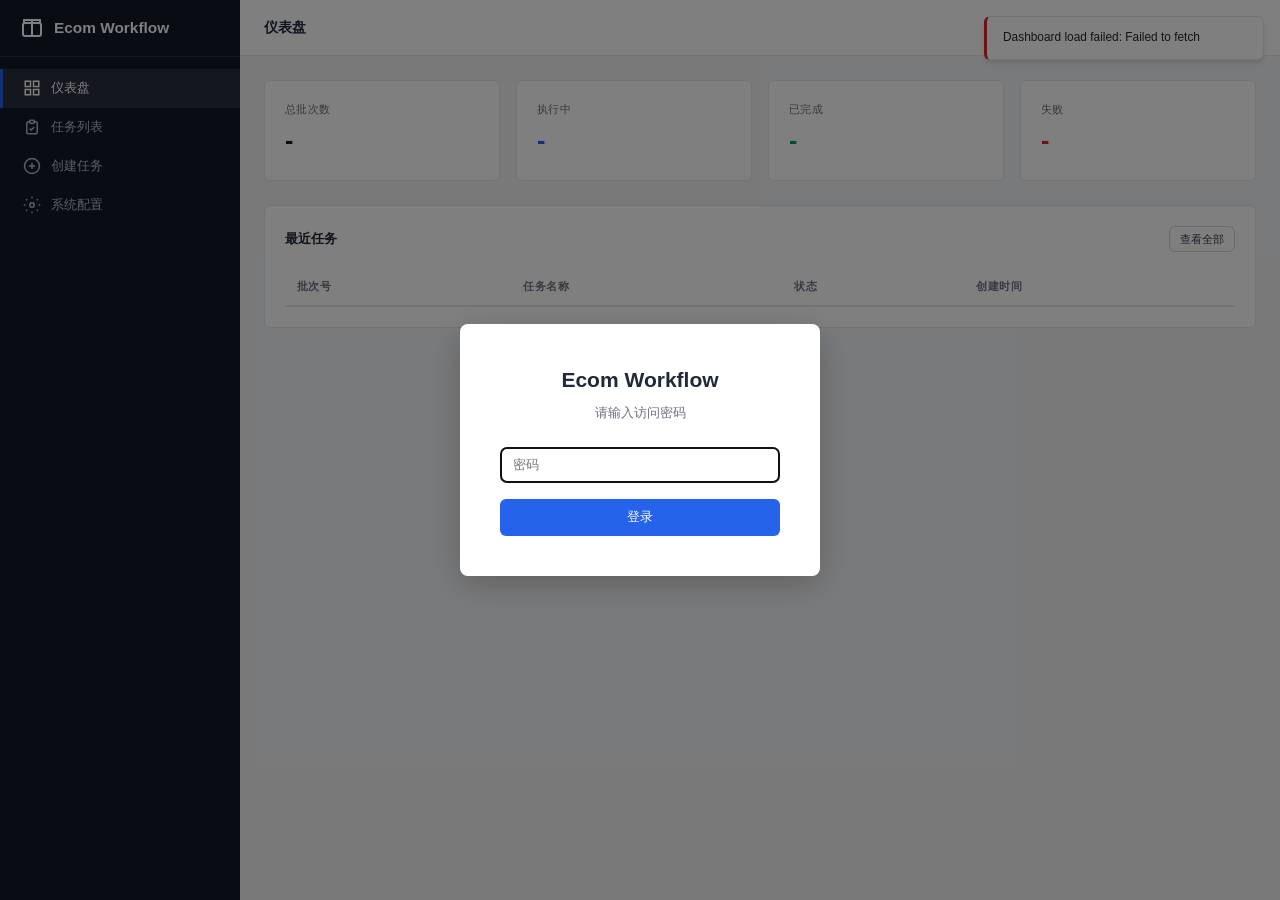
<file: index.html>
<!DOCTYPE html>
<html lang="zh-CN">
<head>
  <meta charset="UTF-8">
  <meta name="viewport" content="width=device-width, initial-scale=1.0">
  <title>Ecom Workflow - 仪表盘</title>
  <link rel="stylesheet" href="assets/css/style.css">
</head>
<body>
  <div class="app-layout">
    <!-- Sidebar -->
    <aside class="sidebar">
      <div class="sidebar-brand">
        <svg viewBox="0 0 24 24" fill="none" stroke="currentColor" stroke-width="2">
          <path d="M4 7V4h16v3"/>
          <path d="M9 20h6"/>
          <path d="M12 4v16"/>
          <rect x="3" y="7" width="18" height="13" rx="2"/>
        </svg>
        <span>Ecom Workflow</span>
      </div>
      <nav class="sidebar-nav">
        <a href="index.html" class="active">
          <svg viewBox="0 0 24 24" fill="none" stroke="currentColor" stroke-width="2">
            <rect x="3" y="3" width="7" height="7"/>
            <rect x="14" y="3" width="7" height="7"/>
            <rect x="14" y="14" width="7" height="7"/>
            <rect x="3" y="14" width="7" height="7"/>
          </svg>
          <span>仪表盘</span>
        </a>
        <a href="jobs.html">
          <svg viewBox="0 0 24 24" fill="none" stroke="currentColor" stroke-width="2">
            <path d="M9 5H7a2 2 0 00-2 2v12a2 2 0 002 2h10a2 2 0 002-2V7a2 2 0 00-2-2h-2"/>
            <rect x="9" y="3" width="6" height="4" rx="1"/>
            <path d="M9 14l2 2 4-4"/>
          </svg>
          <span>任务列表</span>
        </a>
        <a href="create.html">
          <svg viewBox="0 0 24 24" fill="none" stroke="currentColor" stroke-width="2">
            <circle cx="12" cy="12" r="10"/>
            <path d="M12 8v8M8 12h8"/>
          </svg>
          <span>创建任务</span>
        </a>
        <a href="config.html">
          <svg viewBox="0 0 24 24" fill="none" stroke="currentColor" stroke-width="2">
            <circle cx="12" cy="12" r="3"/>
            <path d="M12 1v2M12 21v2M4.22 4.22l1.42 1.42M18.36 18.36l1.42 1.42M1 12h2M21 12h2M4.22 19.78l1.42-1.42M18.36 5.64l1.42-1.42"/>
          </svg>
          <span>系统配置</span>
        </a>
      </nav>
    </aside>

    <!-- Main -->
    <div class="main-area">
      <header class="topbar">
        <h1 class="topbar-title">仪表盘</h1>
      </header>
      <main class="page-content">

        <!-- Stats -->
        <div class="stats-grid">
          <div class="stat-card">
            <span class="stat-label">总批次数</span>
            <span class="stat-value" id="stat-total">-</span>
          </div>
          <div class="stat-card">
            <span class="stat-label">执行中</span>
            <span class="stat-value" id="stat-running" style="color:var(--blue-600);">-</span>
          </div>
          <div class="stat-card">
            <span class="stat-label">已完成</span>
            <span class="stat-value" id="stat-completed" style="color:var(--green-600);">-</span>
          </div>
          <div class="stat-card">
            <span class="stat-label">失败</span>
            <span class="stat-value" id="stat-failed" style="color:var(--red-600);">-</span>
          </div>
        </div>

        <!-- Recent Tasks -->
        <div class="card">
          <div class="card-header">
            <span class="card-title">最近任务</span>
            <a href="jobs.html" class="btn btn-secondary btn-sm">查看全部</a>
          </div>
          <table class="data-table">
            <thead>
              <tr>
                <th>批次号</th>
                <th>任务名称</th>
                <th>状态</th>
                <th>创建时间</th>
              </tr>
            </thead>
            <tbody id="recent-tasks"></tbody>
          </table>
        </div>

      </main>
    </div>
  </div>

  <div id="toast-container" class="toast-container"></div>

  <script src="assets/js/api.js"></script>
  <script src="assets/js/dashboard.js"></script>
</body>
</html>
</file>
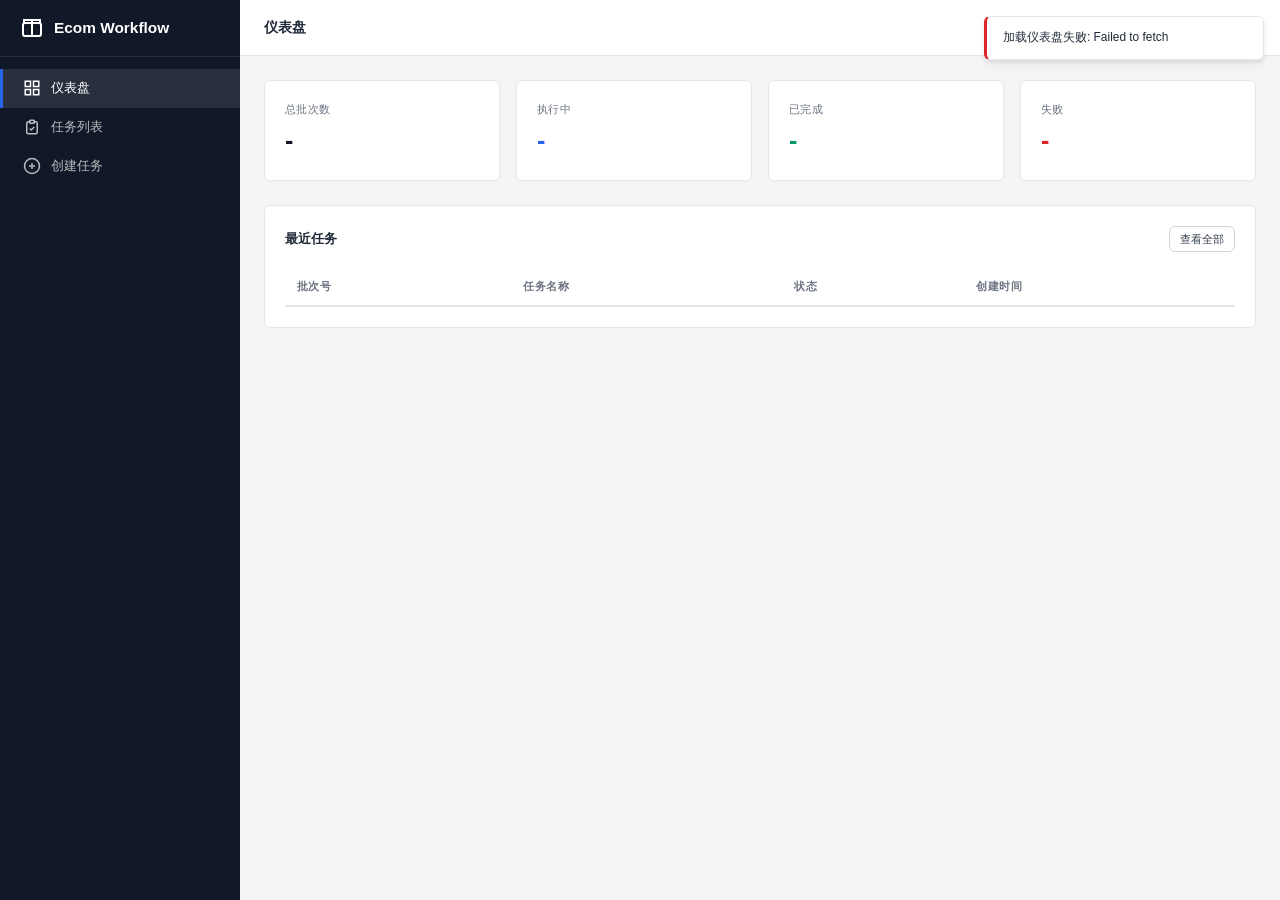
<file: frontend/index.html>
<!DOCTYPE html>
<html lang="zh-CN">
<head>
  <meta charset="UTF-8">
  <meta name="viewport" content="width=device-width, initial-scale=1.0">
  <title>Ecom Workflow - 仪表盘</title>
  <link rel="stylesheet" href="assets/css/style.css">
</head>
<body>
  <div class="app-layout">
    <!-- Sidebar -->
    <aside class="sidebar">
      <div class="sidebar-brand">
        <svg viewBox="0 0 24 24" fill="none" stroke="currentColor" stroke-width="2">
          <path d="M4 7V4h16v3"/>
          <path d="M9 20h6"/>
          <path d="M12 4v16"/>
          <rect x="3" y="7" width="18" height="13" rx="2"/>
        </svg>
        <span>Ecom Workflow</span>
      </div>
      <nav class="sidebar-nav">
        <a href="index.html" class="active">
          <svg viewBox="0 0 24 24" fill="none" stroke="currentColor" stroke-width="2">
            <rect x="3" y="3" width="7" height="7"/>
            <rect x="14" y="3" width="7" height="7"/>
            <rect x="14" y="14" width="7" height="7"/>
            <rect x="3" y="14" width="7" height="7"/>
          </svg>
          <span>仪表盘</span>
        </a>
        <a href="jobs.html">
          <svg viewBox="0 0 24 24" fill="none" stroke="currentColor" stroke-width="2">
            <path d="M9 5H7a2 2 0 00-2 2v12a2 2 0 002 2h10a2 2 0 002-2V7a2 2 0 00-2-2h-2"/>
            <rect x="9" y="3" width="6" height="4" rx="1"/>
            <path d="M9 14l2 2 4-4"/>
          </svg>
          <span>任务列表</span>
        </a>
        <a href="create.html">
          <svg viewBox="0 0 24 24" fill="none" stroke="currentColor" stroke-width="2">
            <circle cx="12" cy="12" r="10"/>
            <path d="M12 8v8M8 12h8"/>
          </svg>
          <span>创建任务</span>
        </a>
      </nav>
    </aside>

    <!-- Main -->
    <div class="main-area">
      <header class="topbar">
        <h1 class="topbar-title">仪表盘</h1>
      </header>
      <main class="page-content">

        <!-- Stats -->
        <div class="stats-grid">
          <div class="stat-card">
            <span class="stat-label">总批次数</span>
            <span class="stat-value" id="stat-total">-</span>
          </div>
          <div class="stat-card">
            <span class="stat-label">执行中</span>
            <span class="stat-value" id="stat-running" style="color:var(--blue-600);">-</span>
          </div>
          <div class="stat-card">
            <span class="stat-label">已完成</span>
            <span class="stat-value" id="stat-completed" style="color:var(--green-600);">-</span>
          </div>
          <div class="stat-card">
            <span class="stat-label">失败</span>
            <span class="stat-value" id="stat-failed" style="color:var(--red-600);">-</span>
          </div>
        </div>

        <!-- Recent Tasks -->
        <div class="card">
          <div class="card-header">
            <span class="card-title">最近任务</span>
            <a href="jobs.html" class="btn btn-secondary btn-sm">查看全部</a>
          </div>
          <table class="data-table">
            <thead>
              <tr>
                <th>批次号</th>
                <th>任务名称</th>
                <th>状态</th>
                <th>创建时间</th>
              </tr>
            </thead>
            <tbody id="recent-tasks"></tbody>
          </table>
        </div>

      </main>
    </div>
  </div>

  <div id="toast-container" class="toast-container"></div>

  <script src="assets/js/api.js"></script>
  <script src="assets/js/dashboard.js"></script>
</body>
</html>
</file>
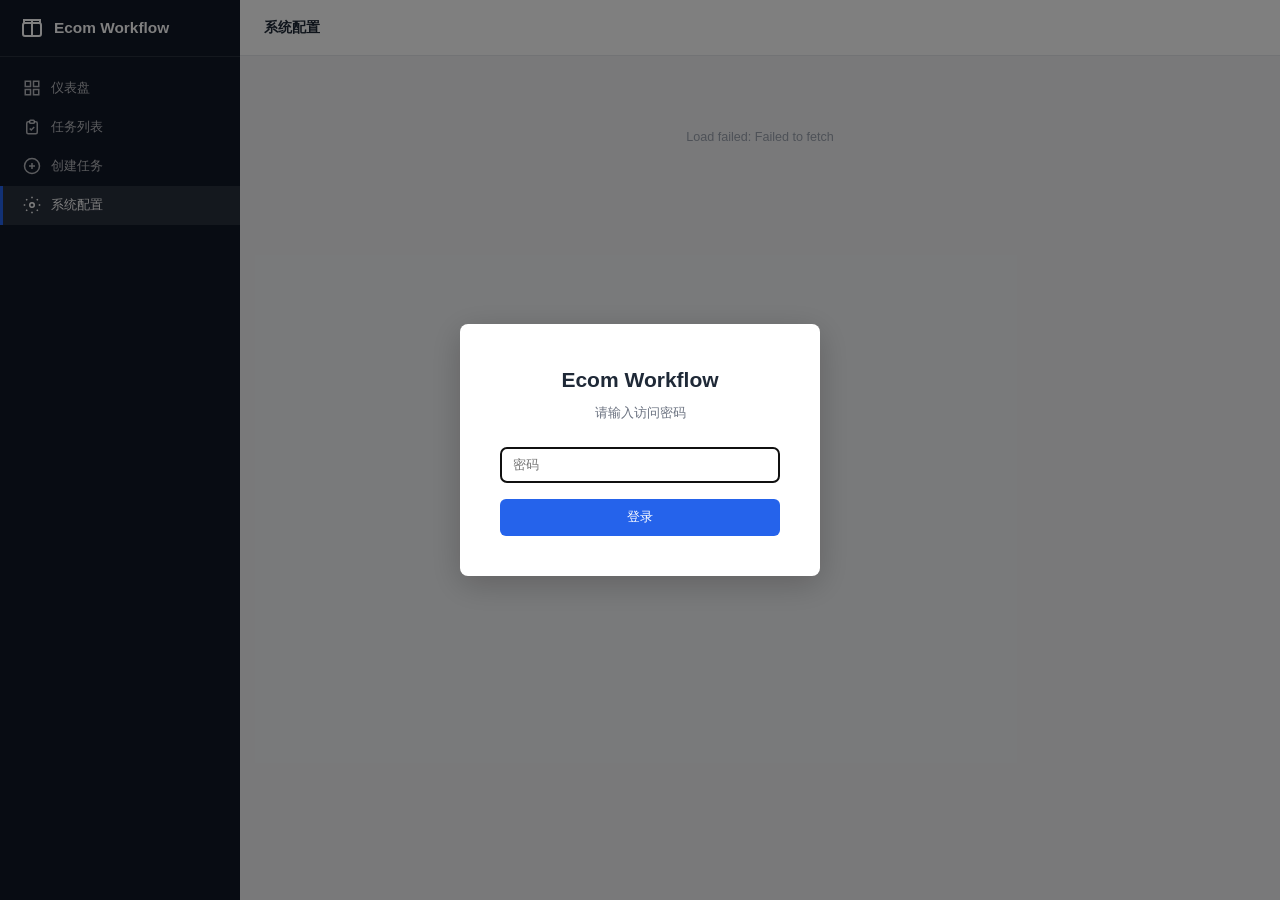
<file: config.html>
<!DOCTYPE html>
<html lang="zh-CN">
<head>
  <meta charset="UTF-8">
  <meta name="viewport" content="width=device-width, initial-scale=1.0">
  <title>Ecom Workflow - 系统配置</title>
  <link rel="stylesheet" href="assets/css/style.css">
</head>
<body>
  <div class="app-layout">
    <aside class="sidebar">
      <div class="sidebar-brand"><svg viewBox="0 0 24 24" fill="none" stroke="currentColor" stroke-width="2"><path d="M4 7V4h16v3"/><path d="M9 20h6"/><path d="M12 4v16"/><rect x="3" y="7" width="18" height="13" rx="2"/></svg><span>Ecom Workflow</span></div>
      <nav class="sidebar-nav">
        <a href="index.html"><svg viewBox="0 0 24 24" fill="none" stroke="currentColor" stroke-width="2"><rect x="3" y="3" width="7" height="7"/><rect x="14" y="3" width="7" height="7"/><rect x="14" y="14" width="7" height="7"/><rect x="3" y="14" width="7" height="7"/></svg><span>仪表盘</span></a>
        <a href="jobs.html"><svg viewBox="0 0 24 24" fill="none" stroke="currentColor" stroke-width="2"><path d="M9 5H7a2 2 0 00-2 2v12a2 2 0 002 2h10a2 2 0 002-2V7a2 2 0 00-2-2h-2"/><rect x="9" y="3" width="6" height="4" rx="1"/><path d="M9 14l2 2 4-4"/></svg><span>任务列表</span></a>
        <a href="create.html"><svg viewBox="0 0 24 24" fill="none" stroke="currentColor" stroke-width="2"><circle cx="12" cy="12" r="10"/><path d="M12 8v8M8 12h8"/></svg><span>创建任务</span></a>
        <a href="config.html" class="active"><svg viewBox="0 0 24 24" fill="none" stroke="currentColor" stroke-width="2"><circle cx="12" cy="12" r="3"/><path d="M12 1v2M12 21v2M4.22 4.22l1.42 1.42M18.36 18.36l1.42 1.42M1 12h2M21 12h2M4.22 19.78l1.42-1.42M18.36 5.64l1.42-1.42"/></svg><span>系统配置</span></a>
      </nav>
    </aside>
    <div class="main-area">
      <header class="topbar"><h1 class="topbar-title">系统配置</h1></header>
      <main class="page-content" id="config-content">
        <div class="loading"><div class="spinner"></div> 加载中...</div>
      </main>
    </div>
  </div>
  <div id="toast-container" class="toast-container"></div>
  <script src="assets/js/api.js"></script>
  <script src="assets/js/config.js"></script>
</body>
</html>
</file>
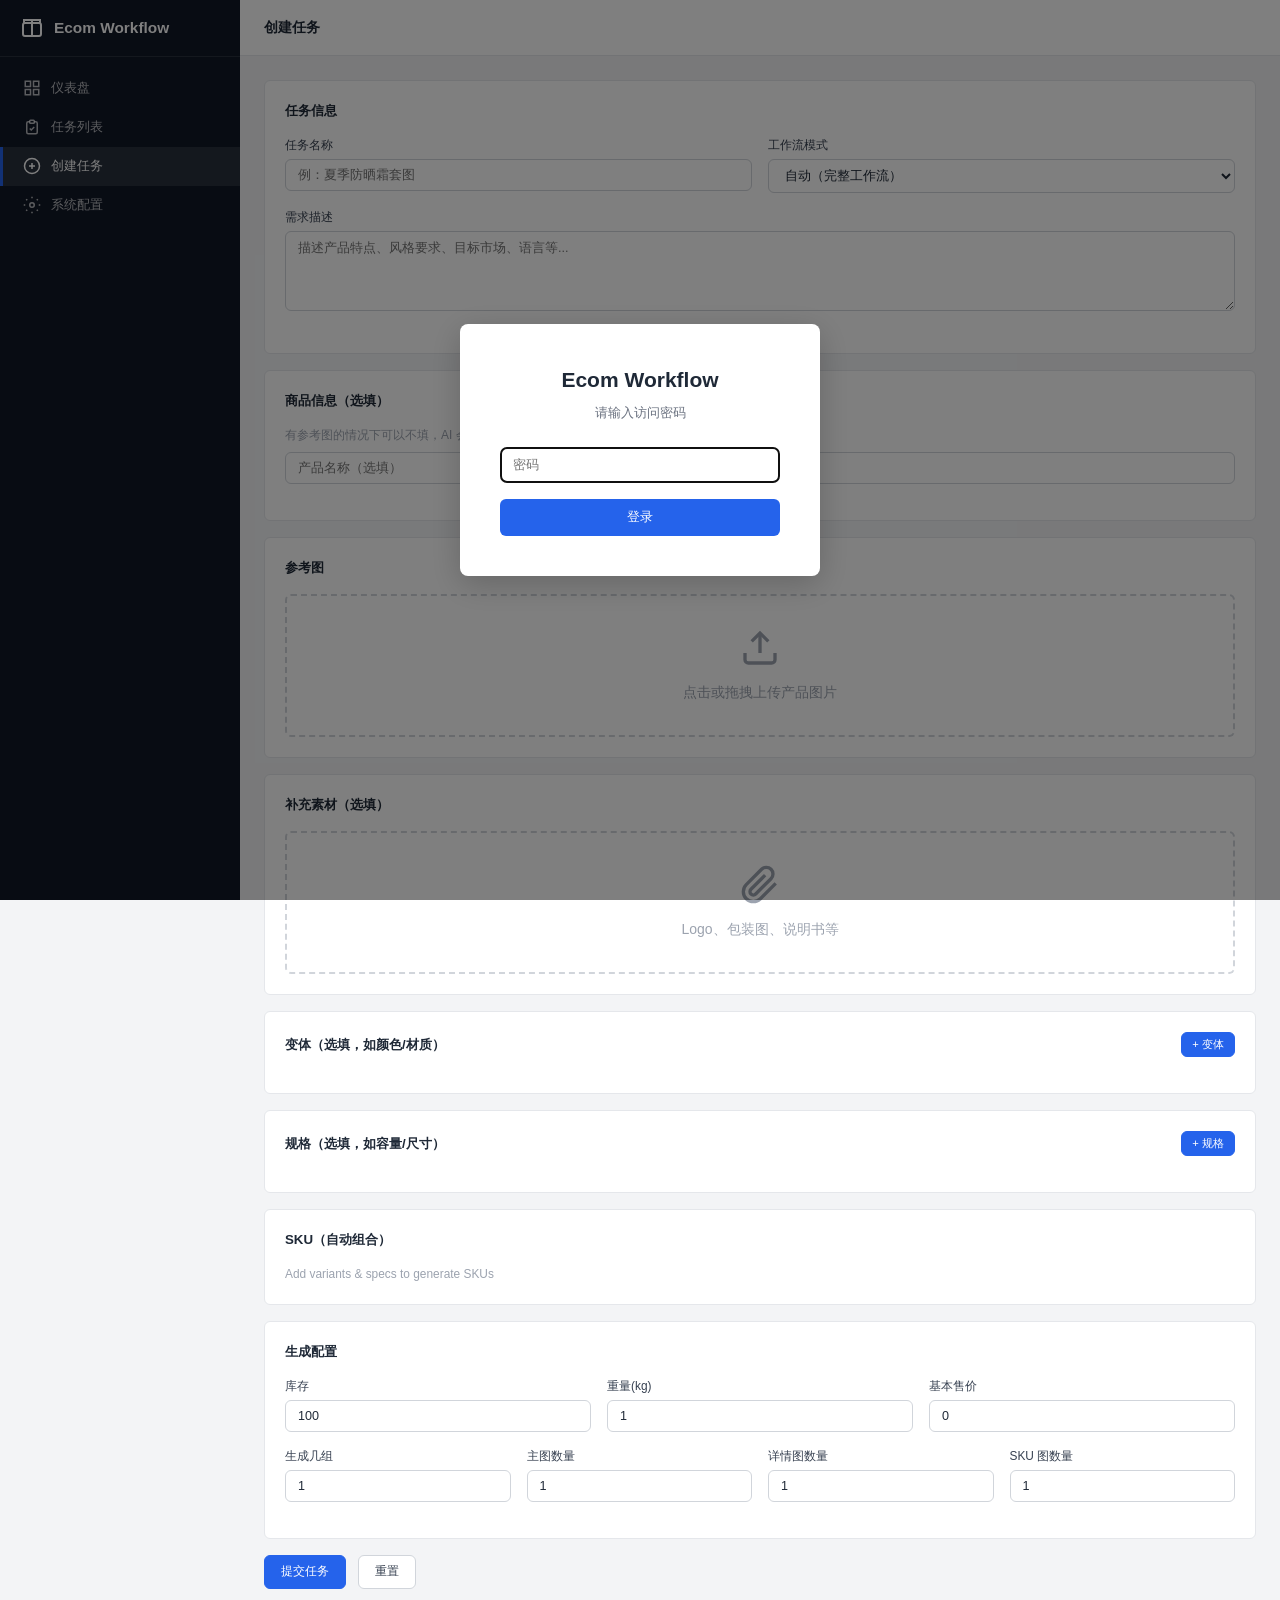
<file: create.html>
<!DOCTYPE html>
<html lang="zh-CN">
<head>
  <meta charset="UTF-8">
  <meta name="viewport" content="width=device-width, initial-scale=1.0">
  <title>Ecom Workflow - 创建任务</title>
  <link rel="stylesheet" href="assets/css/style.css">
</head>
<body>
  <div class="app-layout">
    <aside class="sidebar">
      <div class="sidebar-brand"><svg viewBox="0 0 24 24" fill="none" stroke="currentColor" stroke-width="2"><path d="M4 7V4h16v3"/><path d="M9 20h6"/><path d="M12 4v16"/><rect x="3" y="7" width="18" height="13" rx="2"/></svg><span>Ecom Workflow</span></div>
      <nav class="sidebar-nav">
        <a href="index.html"><svg viewBox="0 0 24 24" fill="none" stroke="currentColor" stroke-width="2"><rect x="3" y="3" width="7" height="7"/><rect x="14" y="3" width="7" height="7"/><rect x="14" y="14" width="7" height="7"/><rect x="3" y="14" width="7" height="7"/></svg><span>仪表盘</span></a>
        <a href="jobs.html"><svg viewBox="0 0 24 24" fill="none" stroke="currentColor" stroke-width="2"><path d="M9 5H7a2 2 0 00-2 2v12a2 2 0 002 2h10a2 2 0 002-2V7a2 2 0 00-2-2h-2"/><rect x="9" y="3" width="6" height="4" rx="1"/><path d="M9 14l2 2 4-4"/></svg><span>任务列表</span></a>
        <a href="create.html" class="active"><svg viewBox="0 0 24 24" fill="none" stroke="currentColor" stroke-width="2"><circle cx="12" cy="12" r="10"/><path d="M12 8v8M8 12h8"/></svg><span>创建任务</span></a>
        <a href="config.html"><svg viewBox="0 0 24 24" fill="none" stroke="currentColor" stroke-width="2"><circle cx="12" cy="12" r="3"/><path d="M12 1v2M12 21v2M4.22 4.22l1.42 1.42M18.36 18.36l1.42 1.42M1 12h2M21 12h2M4.22 19.78l1.42-1.42M18.36 5.64l1.42-1.42"/></svg><span>系统配置</span></a>
      </nav>
    </aside>
    <div class="main-area">
      <header class="topbar"><h1 class="topbar-title">创建任务</h1></header>
      <main class="page-content">
        <form id="create-form">
          <div class="card">
            <div class="card-header"><span class="card-title">任务信息</span></div>
            <div class="form-row">
              <div class="form-group">
                <label class="form-label" for="taskName">任务名称</label>
                <input class="form-input" id="taskName" name="taskName" required placeholder="例：夏季防晒霜套图">
              </div>
              <div class="form-group">
                <label class="form-label" for="workflowMode">工作流模式</label>
                <select class="form-select" id="workflowMode" name="workflowMode">
                  <option value="auto">自动（完整工作流）</option>
                  <option value="manual">手动（测试用，单步执行）</option>
                </select>
              </div>
            </div>
            <div class="form-group">
              <label class="form-label" for="requirement">需求描述</label>
              <textarea class="form-textarea" id="requirement" name="requirement" placeholder="描述产品特点、风格要求、目标市场、语言等..." rows="3"></textarea>
            </div>
          </div>
          <div class="card">
            <div class="card-header"><span class="card-title">商品信息（选填）</span></div>
            <div class="form-group">
              <div style="color:var(--gray-400);font-size:0.85rem;margin-bottom:8px;">有参考图的情况下可以不填，AI 会从图片识别</div>
              <input class="form-input" id="productName" name="productName" placeholder="产品名称（选填）">
            </div>
          </div>
          <div class="card">
            <div class="card-header"><span class="card-title">参考图</span></div>
            <div class="upload-zone" id="reference-upload">
              <svg viewBox="0 0 24 24" fill="none" stroke="currentColor" stroke-width="2"><path d="M21 15v4a2 2 0 01-2 2H5a2 2 0 01-2-2v-4"/><polyline points="17 8 12 3 7 8"/><line x1="12" y1="3" x2="12" y2="15"/></svg>
              <div>点击或拖拽上传产品图片</div>
              <input type="file" accept="image/*" multiple style="display:none;">
            </div>
            <div class="upload-preview" id="reference-preview" style="display:none;"></div>
          </div>
          <div class="card">
            <div class="card-header"><span class="card-title">补充素材（选填）</span></div>
            <div class="upload-zone" id="attachment-upload">
              <svg viewBox="0 0 24 24" fill="none" stroke="currentColor" stroke-width="2"><path d="M21.44 11.05l-9.19 9.19a6 6 0 01-8.49-8.49l9.19-9.19a4 4 0 015.66 5.66l-9.2 9.19a2 2 0 01-2.83-2.83l8.49-8.48"/></svg>
              <div>Logo、包装图、说明书等</div>
              <input type="file" accept="image/*" multiple style="display:none;">
            </div>
            <div class="upload-preview" id="attachment-preview" style="display:none;"></div>
          </div>
          <div class="card">
            <div class="card-header">
              <span class="card-title">变体（选填，如颜色/材质）</span>
              <button type="button" class="btn btn-primary btn-sm" onclick="addVariant()">+ 变体</button>
            </div>
            <div id="variant-list"></div>
          </div>
          <div class="card">
            <div class="card-header">
              <span class="card-title">规格（选填，如容量/尺寸）</span>
              <button type="button" class="btn btn-primary btn-sm" onclick="addSpec()">+ 规格</button>
            </div>
            <div id="spec-list"></div>
          </div>
          <div class="card">
            <div class="card-header">
              <span class="card-title">SKU（自动组合）</span>
              <span id="sku-count" style="font-size:0.85rem;color:var(--gray-500);"></span>
            </div>
            <div id="sku-result">
              <div style="color:var(--gray-400);font-size:0.85rem;">添加变体和规格后自动生成 SKU</div>
            </div>
          </div>
          <div class="card">
            <div class="card-header"><span class="card-title">生成配置</span></div>
                      <div class="form-row-3" style="margin-top:12px">
              <div class="form-group">
                <label class="form-label" for="stock">库存</label>
                <input class="form-input" id="stock" name="stock" type="number" min="0" value="100">
              </div>
              <div class="form-group">
                <label class="form-label" for="weightKg">重量(kg)</label>
                <input class="form-input" id="weightKg" name="weightKg" type="number" min="0" step="0.1" value="1">
              </div>
              <div class="form-group">
                <label class="form-label" for="basePrice">基本售价</label>
                <input class="form-input" id="basePrice" name="basePrice" type="number" min="0" step="0.01" value="0">
              </div>
            </div>
          <div class="form-row-4">
              <div class="form-group">
                <label class="form-label" for="batchCount">生成几组</label>
                <input class="form-input" id="batchCount" name="batchCount" type="number" min="1" value="1">
              </div>
              <div class="form-group">
                <label class="form-label" for="mainImageCount">主图数量</label>
                <input class="form-input" id="mainImageCount" name="mainImageCount" type="number" min="0" value="1">
              </div>
              <div class="form-group">
                <label class="form-label" for="detailImageCount">详情图数量</label>
                <input class="form-input" id="detailImageCount" name="detailImageCount" type="number" min="0" value="1">
              </div>
              <div class="form-group">
                <label class="form-label" for="skuImageCount">SKU 图数量</label>
                <input class="form-input" id="skuImageCount" name="skuImageCount" type="number" min="0" value="1">
              </div>
            </div>
          </div>
          <div style="display:flex;gap:12px;margin-top:8px;">
            <button type="submit" class="btn btn-primary" id="submit-btn">提交任务</button>
            <button type="reset" class="btn btn-secondary">重置</button>
          </div>
        </form>
      </main>
    </div>
  </div>
  <div id="toast-container" class="toast-container"></div>
  <script src="assets/js/api.js"></script>
  <script src="assets/js/create.js"></script>
</body>
</html>
</file>
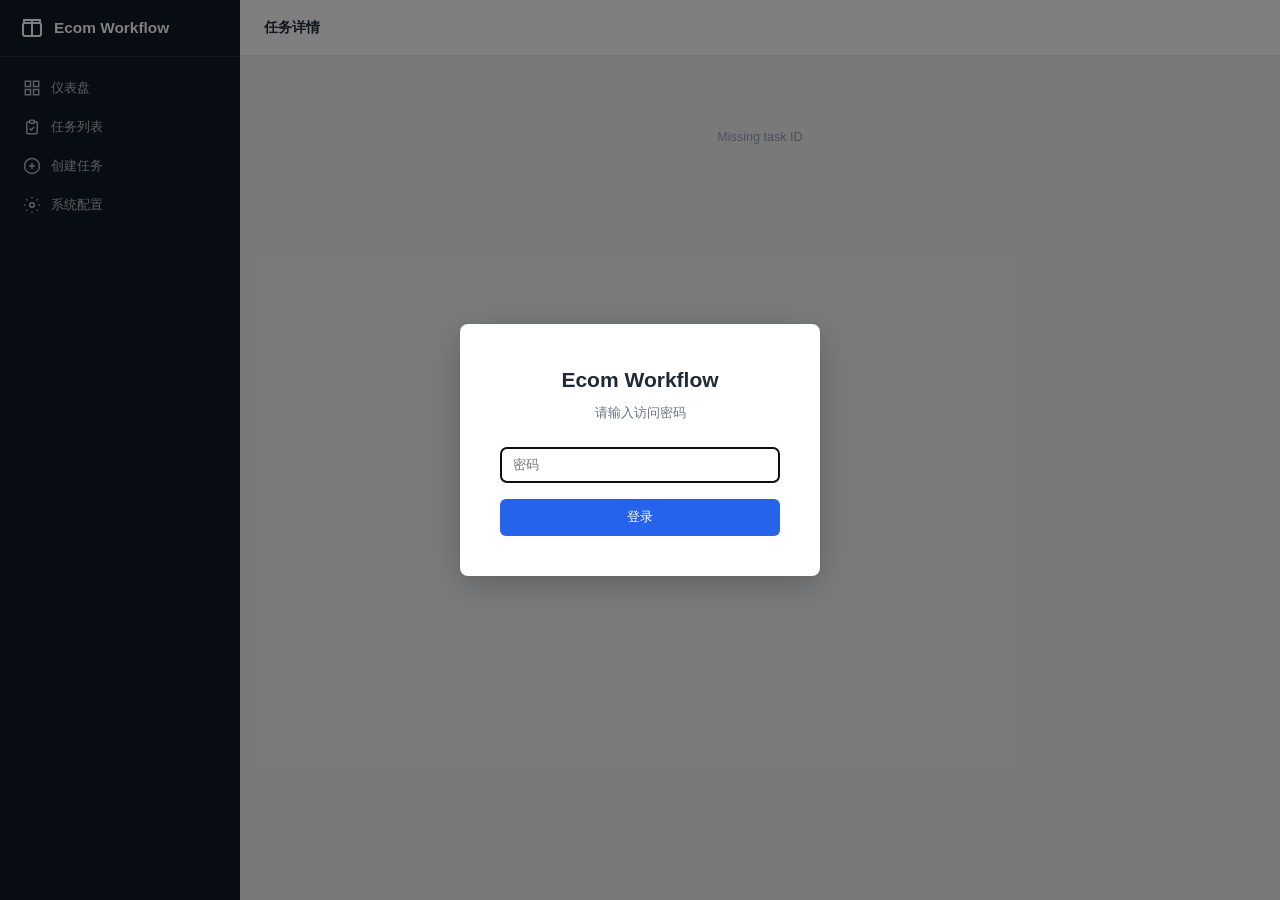
<file: detail.html>
<!DOCTYPE html>
<html lang="zh-CN">
<head>
  <meta charset="UTF-8">
  <meta name="viewport" content="width=device-width, initial-scale=1.0">
  <title>Ecom Workflow - 任务详情</title>
  <link rel="stylesheet" href="assets/css/style.css">
</head>
<body>
  <div class="app-layout">
    <aside class="sidebar">
      <div class="sidebar-brand">
        <svg viewBox="0 0 24 24" fill="none" stroke="currentColor" stroke-width="2">
          <path d="M4 7V4h16v3"/>
          <path d="M9 20h6"/>
          <path d="M12 4v16"/>
          <rect x="3" y="7" width="18" height="13" rx="2"/>
        </svg>
        <span>Ecom Workflow</span>
      </div>
      <nav class="sidebar-nav">
        <a href="index.html">
          <svg viewBox="0 0 24 24" fill="none" stroke="currentColor" stroke-width="2">
            <rect x="3" y="3" width="7" height="7"/>
            <rect x="14" y="3" width="7" height="7"/>
            <rect x="14" y="14" width="7" height="7"/>
            <rect x="3" y="14" width="7" height="7"/>
          </svg>
          <span>仪表盘</span>
        </a>
        <a href="jobs.html">
          <svg viewBox="0 0 24 24" fill="none" stroke="currentColor" stroke-width="2">
            <path d="M9 5H7a2 2 0 00-2 2v12a2 2 0 002 2h10a2 2 0 002-2V7a2 2 0 00-2-2h-2"/>
            <rect x="9" y="3" width="6" height="4" rx="1"/>
            <path d="M9 14l2 2 4-4"/>
          </svg>
          <span>任务列表</span>
        </a>
        <a href="create.html">
          <svg viewBox="0 0 24 24" fill="none" stroke="currentColor" stroke-width="2">
            <circle cx="12" cy="12" r="10"/>
            <path d="M12 8v8M8 12h8"/>
          </svg>
          <span>创建任务</span>
        </a>
        <a href="config.html">
          <svg viewBox="0 0 24 24" fill="none" stroke="currentColor" stroke-width="2">
            <circle cx="12" cy="12" r="3"/>
            <path d="M12 1v2M12 21v2M4.22 4.22l1.42 1.42M18.36 18.36l1.42 1.42M1 12h2M21 12h2M4.22 19.78l1.42-1.42M18.36 5.64l1.42-1.42"/>
          </svg>
          <span>系统配置</span>
        </a>
      </nav>
    </aside>

    <div class="main-area">
      <header class="topbar">
        <h1 class="topbar-title">任务详情</h1>
      </header>
      <main class="page-content" id="detail-content">
        <div class="loading"><div class="spinner"></div> 加载中...</div>
      </main>
    </div>
  </div>

  <div id="toast-container" class="toast-container"></div>

  <script src="assets/js/api.js"></script>
  <script src="assets/js/detail.js"></script>
</body>
</html>
</file>
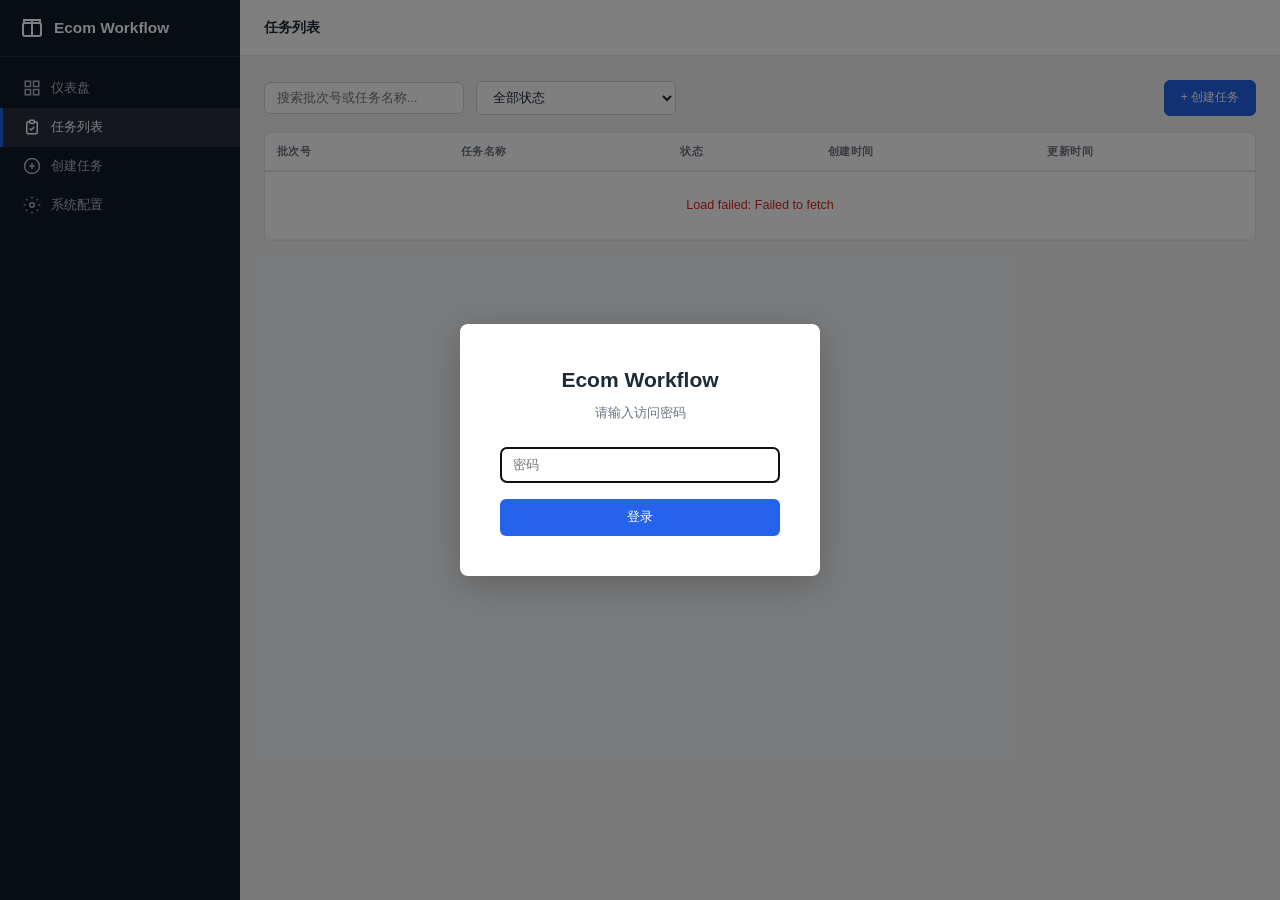
<file: jobs.html>
<!DOCTYPE html>
<html lang="zh-CN">
<head>
  <meta charset="UTF-8">
  <meta name="viewport" content="width=device-width, initial-scale=1.0">
  <title>Ecom Workflow - 任务列表</title>
  <link rel="stylesheet" href="assets/css/style.css">
</head>
<body>
  <div class="app-layout">
    <!-- Sidebar -->
    <aside class="sidebar">
      <div class="sidebar-brand">
        <svg viewBox="0 0 24 24" fill="none" stroke="currentColor" stroke-width="2">
          <path d="M4 7V4h16v3"/>
          <path d="M9 20h6"/>
          <path d="M12 4v16"/>
          <rect x="3" y="7" width="18" height="13" rx="2"/>
        </svg>
        <span>Ecom Workflow</span>
      </div>
      <nav class="sidebar-nav">
        <a href="index.html">
          <svg viewBox="0 0 24 24" fill="none" stroke="currentColor" stroke-width="2">
            <rect x="3" y="3" width="7" height="7"/>
            <rect x="14" y="3" width="7" height="7"/>
            <rect x="14" y="14" width="7" height="7"/>
            <rect x="3" y="14" width="7" height="7"/>
          </svg>
          <span>仪表盘</span>
        </a>
        <a href="jobs.html" class="active">
          <svg viewBox="0 0 24 24" fill="none" stroke="currentColor" stroke-width="2">
            <path d="M9 5H7a2 2 0 00-2 2v12a2 2 0 002 2h10a2 2 0 002-2V7a2 2 0 00-2-2h-2"/>
            <rect x="9" y="3" width="6" height="4" rx="1"/>
            <path d="M9 14l2 2 4-4"/>
          </svg>
          <span>任务列表</span>
        </a>
        <a href="create.html">
          <svg viewBox="0 0 24 24" fill="none" stroke="currentColor" stroke-width="2">
            <circle cx="12" cy="12" r="10"/>
            <path d="M12 8v8M8 12h8"/>
          </svg>
          <span>创建任务</span>
        </a>
        <a href="config.html">
          <svg viewBox="0 0 24 24" fill="none" stroke="currentColor" stroke-width="2">
            <circle cx="12" cy="12" r="3"/>
            <path d="M12 1v2M12 21v2M4.22 4.22l1.42 1.42M18.36 18.36l1.42 1.42M1 12h2M21 12h2M4.22 19.78l1.42-1.42M18.36 5.64l1.42-1.42"/>
          </svg>
          <span>系统配置</span>
        </a>
      </nav>
    </aside>

    <!-- Main -->
    <div class="main-area">
      <header class="topbar">
        <h1 class="topbar-title">任务列表</h1>
      </header>
      <main class="page-content">

        <!-- Toolbar -->
        <div class="toolbar">
          <input class="form-input" id="search-input" type="text" placeholder="搜索批次号或任务名称...">
          <select class="form-select" id="status-filter">
            <option value="">全部状态</option>
            <option value="pending">Pending</option>
            <option value="running">Running</option>
            <option value="completed">Completed</option>
            <option value="failed">Failed</option>
            <option value="cancelled">Cancelled</option>
          </select>
          <a href="create.html" class="btn btn-primary ml-auto">+ 创建任务</a>
        </div>

        <!-- Table -->
        <div class="card" style="padding:0;">
          <table class="data-table">
            <thead>
              <tr>
                <th>批次号</th>
                <th>任务名称</th>
                <th>状态</th>
                <th>创建时间</th>
                <th>更新时间</th>
              </tr>
            </thead>
            <tbody id="batch-table-body"></tbody>
          </table>
        </div>

        <!-- Pagination -->
        <div id="pagination" class="pagination"></div>

      </main>
    </div>
  </div>

  <div id="toast-container" class="toast-container"></div>

  <script src="assets/js/api.js"></script>
  <script src="assets/js/jobs.js"></script>
</body>
</html>
</file>
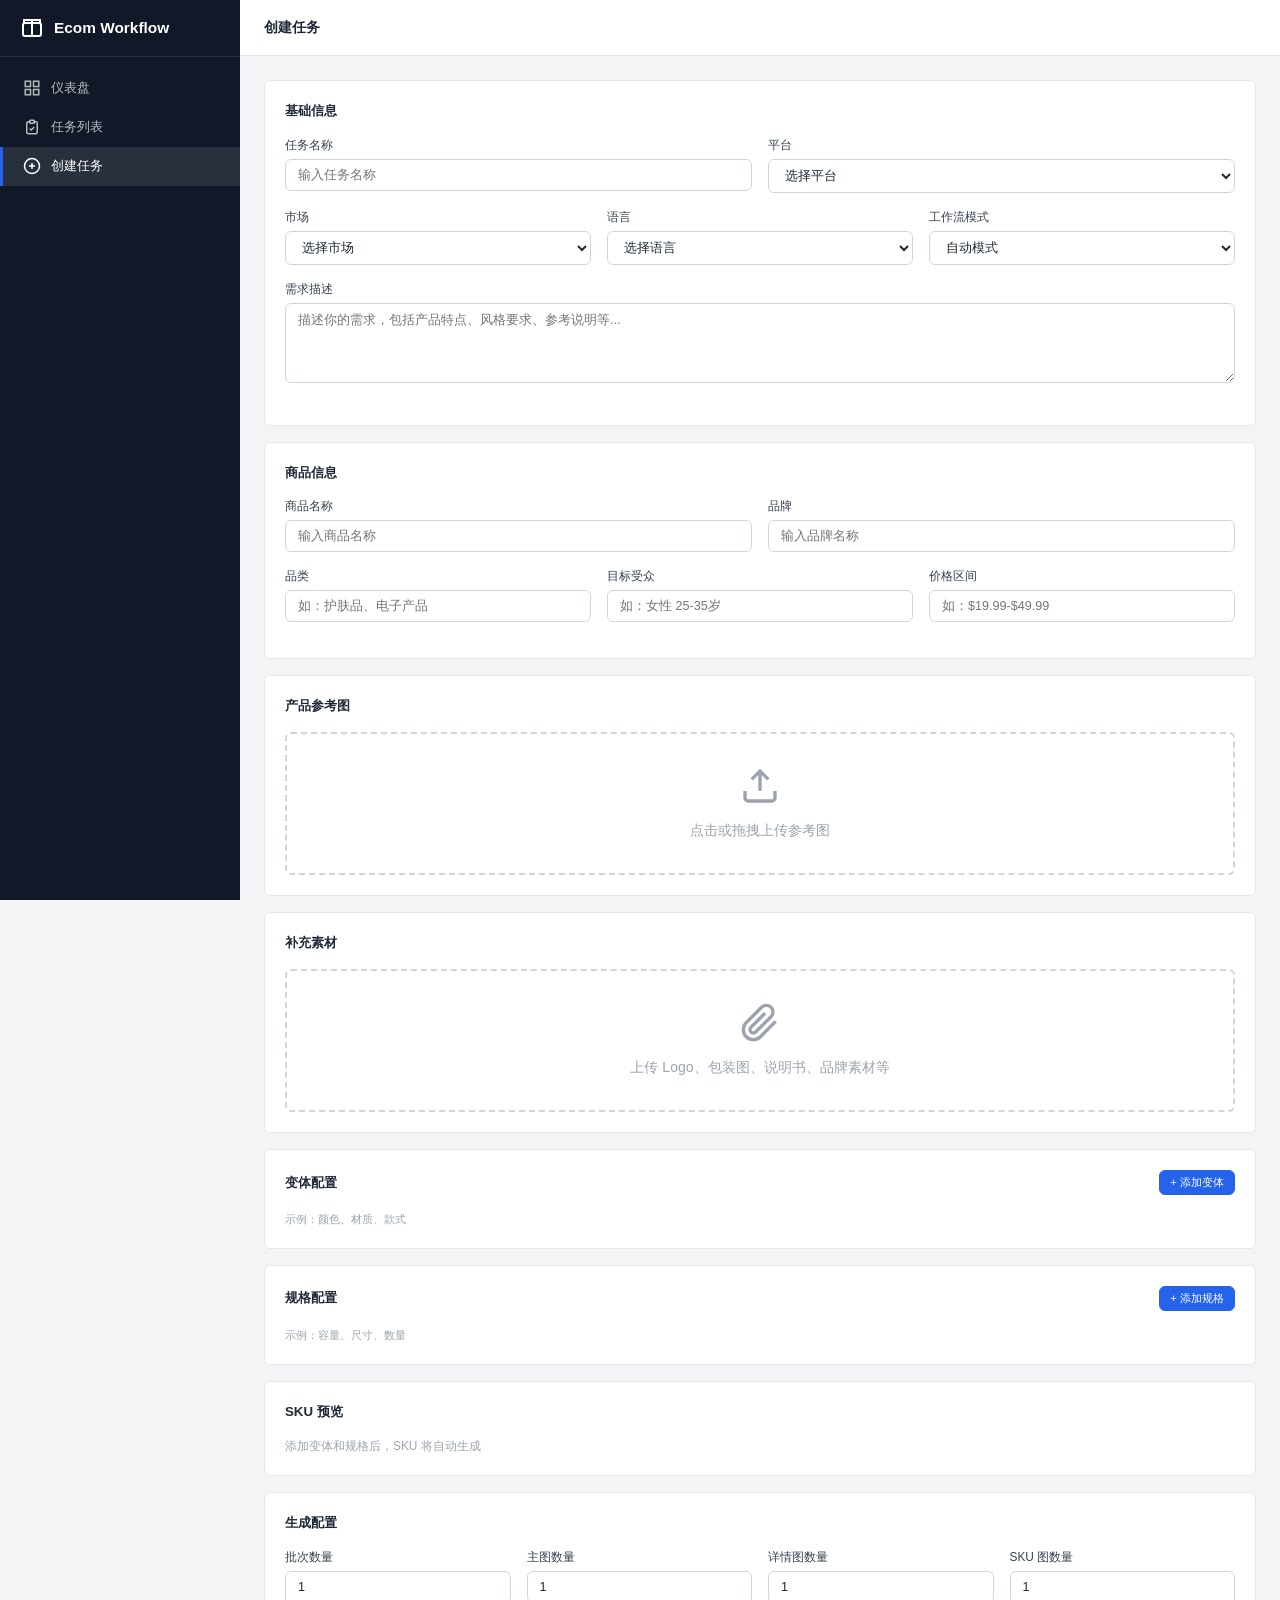
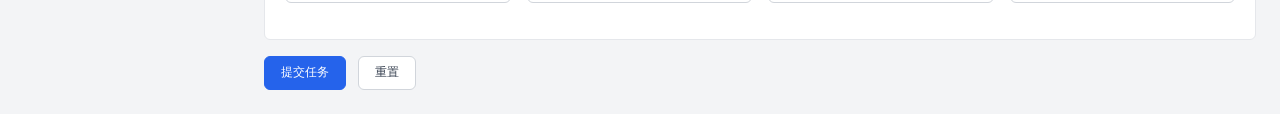
<file: frontend/create.html>
<!DOCTYPE html>
<html lang="zh-CN">
<head>
  <meta charset="UTF-8">
  <meta name="viewport" content="width=device-width, initial-scale=1.0">
  <title>Ecom Workflow - 创建任务</title>
  <link rel="stylesheet" href="assets/css/style.css">
</head>
<body>
  <div class="app-layout">
    <aside class="sidebar">
      <div class="sidebar-brand">
        <svg viewBox="0 0 24 24" fill="none" stroke="currentColor" stroke-width="2">
          <path d="M4 7V4h16v3"/>
          <path d="M9 20h6"/>
          <path d="M12 4v16"/>
          <rect x="3" y="7" width="18" height="13" rx="2"/>
        </svg>
        <span>Ecom Workflow</span>
      </div>
      <nav class="sidebar-nav">
        <a href="index.html">
          <svg viewBox="0 0 24 24" fill="none" stroke="currentColor" stroke-width="2">
            <rect x="3" y="3" width="7" height="7"/>
            <rect x="14" y="3" width="7" height="7"/>
            <rect x="14" y="14" width="7" height="7"/>
            <rect x="3" y="14" width="7" height="7"/>
          </svg>
          <span>仪表盘</span>
        </a>
        <a href="jobs.html">
          <svg viewBox="0 0 24 24" fill="none" stroke="currentColor" stroke-width="2">
            <path d="M9 5H7a2 2 0 00-2 2v12a2 2 0 002 2h10a2 2 0 002-2V7a2 2 0 00-2-2h-2"/>
            <rect x="9" y="3" width="6" height="4" rx="1"/>
            <path d="M9 14l2 2 4-4"/>
          </svg>
          <span>任务列表</span>
        </a>
        <a href="create.html" class="active">
          <svg viewBox="0 0 24 24" fill="none" stroke="currentColor" stroke-width="2">
            <circle cx="12" cy="12" r="10"/>
            <path d="M12 8v8M8 12h8"/>
          </svg>
          <span>创建任务</span>
        </a>
      </nav>
    </aside>

    <div class="main-area">
      <header class="topbar">
        <h1 class="topbar-title">创建任务</h1>
      </header>
      <main class="page-content">

        <form id="create-form">

          <!-- 基础信息 -->
          <div class="card">
            <div class="card-header"><span class="card-title">基础信息</span></div>
            <div class="form-row">
              <div class="form-group">
                <label class="form-label" for="taskName">任务名称</label>
                <input class="form-input" id="taskName" name="taskName" required placeholder="输入任务名称">
              </div>
              <div class="form-group">
                <label class="form-label" for="platform">平台</label>
                <select class="form-select" id="platform" name="platform">
                  <option value="">选择平台</option>
                  <option value="amazon">Amazon</option>
                  <option value="shopify">Shopify</option>
                  <option value="etsy">Etsy</option>
                  <option value="walmart">Walmart</option>
                  <option value="alibaba">Alibaba</option>
                  <option value="other">其他</option>
                </select>
              </div>
            </div>
            <div class="form-row-3">
              <div class="form-group">
                <label class="form-label" for="market">市场</label>
                <select class="form-select" id="market" name="market">
                  <option value="">选择市场</option>
                  <option value="US">美国</option>
                  <option value="UK">英国</option>
                  <option value="DE">德国</option>
                  <option value="FR">法国</option>
                  <option value="JP">日本</option>
                  <option value="AU">澳洲</option>
                  <option value="CA">加拿大</option>
                  <option value="other">其他</option>
                </select>
              </div>
              <div class="form-group">
                <label class="form-label" for="language">语言</label>
                <select class="form-select" id="language" name="language">
                  <option value="">选择语言</option>
                  <option value="en">English</option>
                  <option value="zh">中文</option>
                  <option value="de">Deutsch</option>
                  <option value="fr">Français</option>
                  <option value="ja">日本語</option>
                </select>
              </div>
              <div class="form-group">
                <label class="form-label" for="workflowMode">工作流模式</label>
                <select class="form-select" id="workflowMode" name="workflowMode">
                  <option value="auto">自动模式</option>
                  <option value="manual">手动模式</option>
                </select>
              </div>
            </div>
            <div class="form-group">
              <label class="form-label" for="requirement">需求描述</label>
              <textarea class="form-textarea" id="requirement" name="requirement" placeholder="描述你的需求，包括产品特点、风格要求、参考说明等..." rows="3"></textarea>
            </div>
          </div>

          <!-- 商品信息 -->
          <div class="card">
            <div class="card-header"><span class="card-title">商品信息</span></div>
            <div class="form-row">
              <div class="form-group">
                <label class="form-label" for="productName">商品名称</label>
                <input class="form-input" id="productName" name="productName" placeholder="输入商品名称">
              </div>
              <div class="form-group">
                <label class="form-label" for="brand">品牌</label>
                <input class="form-input" id="brand" name="brand" placeholder="输入品牌名称">
              </div>
            </div>
            <div class="form-row-3">
              <div class="form-group">
                <label class="form-label" for="category">品类</label>
                <input class="form-input" id="category" name="category" placeholder="如：护肤品、电子产品">
              </div>
              <div class="form-group">
                <label class="form-label" for="targetAudience">目标受众</label>
                <input class="form-input" id="targetAudience" name="targetAudience" placeholder="如：女性 25-35岁">
              </div>
              <div class="form-group">
                <label class="form-label" for="priceRange">价格区间</label>
                <input class="form-input" id="priceRange" name="priceRange" placeholder="如：$19.99-$49.99">
              </div>
            </div>
          </div>

          <!-- 产品参考图 -->
          <div class="card">
            <div class="card-header"><span class="card-title">产品参考图</span></div>
            <div class="upload-zone" id="reference-upload">
              <svg viewBox="0 0 24 24" fill="none" stroke="currentColor" stroke-width="2">
                <path d="M21 15v4a2 2 0 01-2 2H5a2 2 0 01-2-2v-4"/>
                <polyline points="17 8 12 3 7 8"/>
                <line x1="12" y1="3" x2="12" y2="15"/>
              </svg>
              <div>点击或拖拽上传参考图</div>
              <input type="file" accept="image/*" multiple style="display:none;">
            </div>
            <div class="upload-preview" id="reference-preview" style="display:none;"></div>
          </div>

          <!-- 补充素材 -->
          <div class="card">
            <div class="card-header"><span class="card-title">补充素材</span></div>
            <div class="upload-zone" id="attachment-upload">
              <svg viewBox="0 0 24 24" fill="none" stroke="currentColor" stroke-width="2">
                <path d="M21.44 11.05l-9.19 9.19a6 6 0 01-8.49-8.49l9.19-9.19a4 4 0 015.66 5.66l-9.2 9.19a2 2 0 01-2.83-2.83l8.49-8.48"/>
              </svg>
              <div>上传 Logo、包装图、说明书、品牌素材等</div>
              <input type="file" accept="image/*" multiple style="display:none;">
            </div>
            <div class="upload-preview" id="attachment-preview" style="display:none;"></div>
          </div>

          <!-- 变体配置 -->
          <div class="card">
            <div class="card-header">
              <span class="card-title">变体配置</span>
              <button type="button" class="btn btn-primary btn-sm" onclick="addVariant()">+ 添加变体</button>
            </div>
            <div id="variant-list"></div>
            <div style="font-size:0.8rem;color:var(--gray-400);margin-top:8px;">示例：颜色、材质、款式</div>
          </div>

          <!-- 规格配置 -->
          <div class="card">
            <div class="card-header">
              <span class="card-title">规格配置</span>
              <button type="button" class="btn btn-primary btn-sm" onclick="addSpec()">+ 添加规格</button>
            </div>
            <div id="spec-list"></div>
            <div style="font-size:0.8rem;color:var(--gray-400);margin-top:8px;">示例：容量、尺寸、数量</div>
          </div>

          <!-- SKU 预览 -->
          <div class="card">
            <div class="card-header">
              <span class="card-title">SKU 预览</span>
              <span id="sku-count" style="font-size:0.85rem;color:var(--gray-500);"></span>
            </div>
            <div id="sku-result">
              <div style="color:var(--gray-400);font-size:0.85rem;">添加变体和规格后，SKU 将自动生成</div>
            </div>
          </div>

          <!-- 生成配置 -->
          <div class="card">
            <div class="card-header"><span class="card-title">生成配置</span></div>
            <div class="form-row-4">
              <div class="form-group">
                <label class="form-label" for="batchCount">批次数量</label>
                <input class="form-input" id="batchCount" name="batchCount" type="number" min="1" value="1">
              </div>
              <div class="form-group">
                <label class="form-label" for="mainImageCount">主图数量</label>
                <input class="form-input" id="mainImageCount" name="mainImageCount" type="number" min="1" value="1">
              </div>
              <div class="form-group">
                <label class="form-label" for="detailImageCount">详情图数量</label>
                <input class="form-input" id="detailImageCount" name="detailImageCount" type="number" min="1" value="1">
              </div>
              <div class="form-group">
                <label class="form-label" for="skuImageCount">SKU 图数量</label>
                <input class="form-input" id="skuImageCount" name="skuImageCount" type="number" min="1" value="1">
              </div>
            </div>
          </div>

          <!-- Submit -->
          <div style="display:flex;gap:12px;margin-top:8px;">
            <button type="submit" class="btn btn-primary" id="submit-btn">提交任务</button>
            <button type="reset" class="btn btn-secondary">重置</button>
          </div>

        </form>
      </main>
    </div>
  </div>

  <div id="toast-container" class="toast-container"></div>

  <script src="assets/js/api.js"></script>
  <script src="assets/js/create.js"></script>
</body>
</html>
</file>
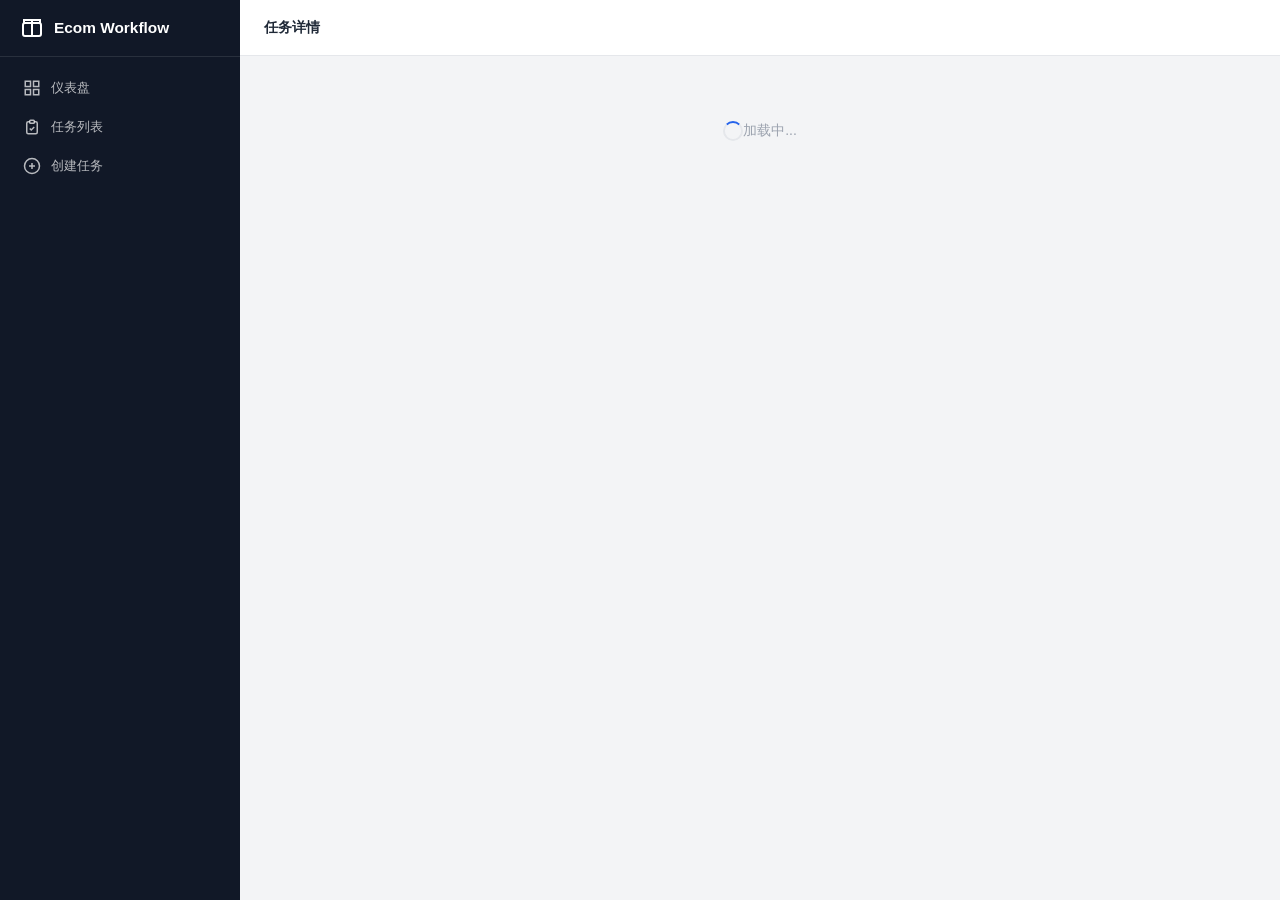
<file: frontend/detail.html>
<!DOCTYPE html>
<html lang="zh-CN">
<head>
  <meta charset="UTF-8">
  <meta name="viewport" content="width=device-width, initial-scale=1.0">
  <title>Ecom Workflow - 任务详情</title>
  <link rel="stylesheet" href="assets/css/style.css">
</head>
<body>
  <div class="app-layout">
    <aside class="sidebar">
      <div class="sidebar-brand">
        <svg viewBox="0 0 24 24" fill="none" stroke="currentColor" stroke-width="2">
          <path d="M4 7V4h16v3"/>
          <path d="M9 20h6"/>
          <path d="M12 4v16"/>
          <rect x="3" y="7" width="18" height="13" rx="2"/>
        </svg>
        <span>Ecom Workflow</span>
      </div>
      <nav class="sidebar-nav">
        <a href="index.html">
          <svg viewBox="0 0 24 24" fill="none" stroke="currentColor" stroke-width="2">
            <rect x="3" y="3" width="7" height="7"/>
            <rect x="14" y="3" width="7" height="7"/>
            <rect x="14" y="14" width="7" height="7"/>
            <rect x="3" y="14" width="7" height="7"/>
          </svg>
          <span>仪表盘</span>
        </a>
        <a href="jobs.html">
          <svg viewBox="0 0 24 24" fill="none" stroke="currentColor" stroke-width="2">
            <path d="M9 5H7a2 2 0 00-2 2v12a2 2 0 002 2h10a2 2 0 002-2V7a2 2 0 00-2-2h-2"/>
            <rect x="9" y="3" width="6" height="4" rx="1"/>
            <path d="M9 14l2 2 4-4"/>
          </svg>
          <span>任务列表</span>
        </a>
        <a href="create.html">
          <svg viewBox="0 0 24 24" fill="none" stroke="currentColor" stroke-width="2">
            <circle cx="12" cy="12" r="10"/>
            <path d="M12 8v8M8 12h8"/>
          </svg>
          <span>创建任务</span>
        </a>
      </nav>
    </aside>

    <div class="main-area">
      <header class="topbar">
        <h1 class="topbar-title">任务详情</h1>
      </header>
      <main class="page-content" id="detail-content">
        <div class="loading"><div class="spinner"></div> 加载中...</div>
      </main>
    </div>
  </div>

  <div id="toast-container" class="toast-container"></div>

  <script src="assets/js/api.js"></script>
  <script src="assets/js/detail.js"></script>
</body>
</html>
</file>
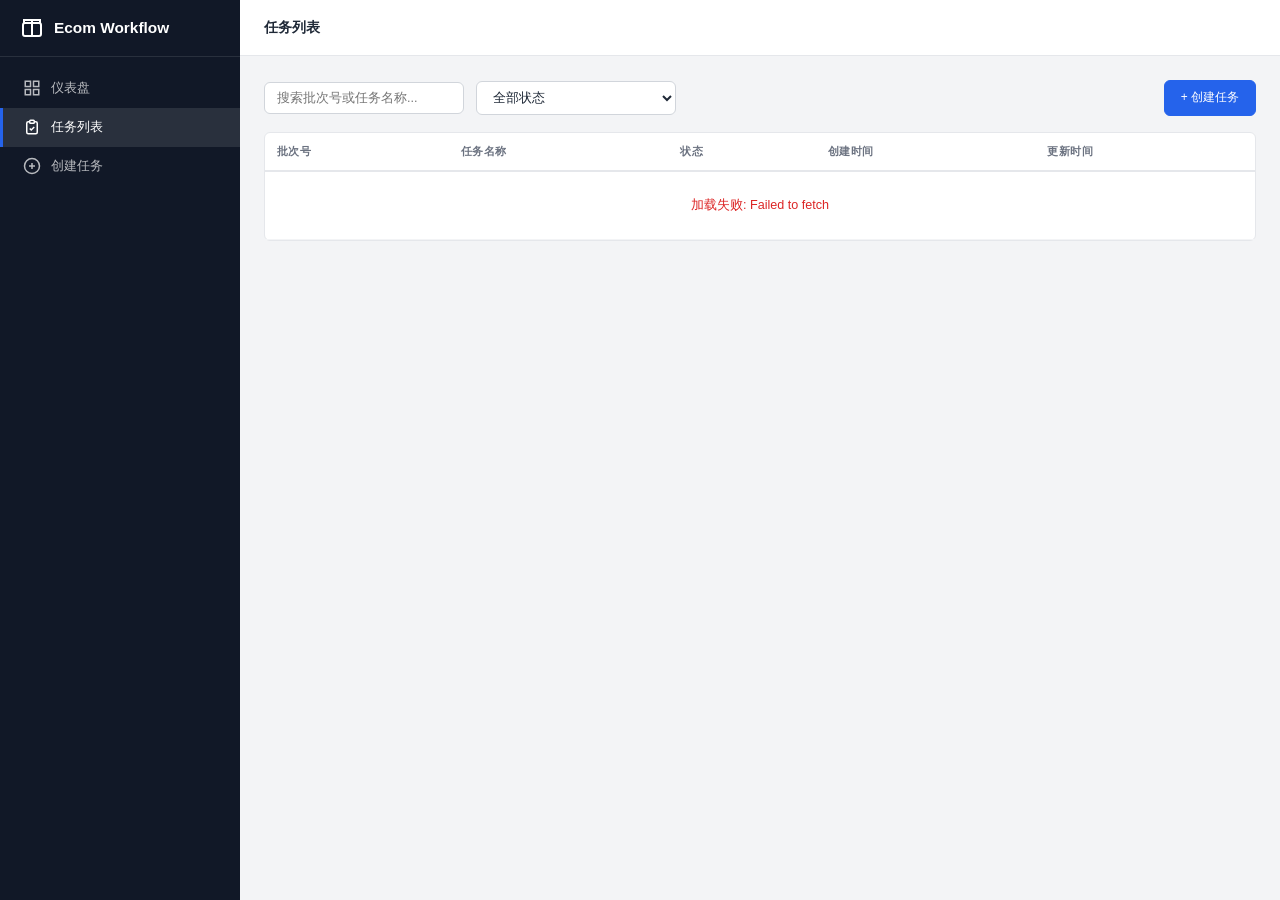
<file: frontend/jobs.html>
<!DOCTYPE html>
<html lang="zh-CN">
<head>
  <meta charset="UTF-8">
  <meta name="viewport" content="width=device-width, initial-scale=1.0">
  <title>Ecom Workflow - 任务列表</title>
  <link rel="stylesheet" href="assets/css/style.css">
</head>
<body>
  <div class="app-layout">
    <!-- Sidebar -->
    <aside class="sidebar">
      <div class="sidebar-brand">
        <svg viewBox="0 0 24 24" fill="none" stroke="currentColor" stroke-width="2">
          <path d="M4 7V4h16v3"/>
          <path d="M9 20h6"/>
          <path d="M12 4v16"/>
          <rect x="3" y="7" width="18" height="13" rx="2"/>
        </svg>
        <span>Ecom Workflow</span>
      </div>
      <nav class="sidebar-nav">
        <a href="index.html">
          <svg viewBox="0 0 24 24" fill="none" stroke="currentColor" stroke-width="2">
            <rect x="3" y="3" width="7" height="7"/>
            <rect x="14" y="3" width="7" height="7"/>
            <rect x="14" y="14" width="7" height="7"/>
            <rect x="3" y="14" width="7" height="7"/>
          </svg>
          <span>仪表盘</span>
        </a>
        <a href="jobs.html" class="active">
          <svg viewBox="0 0 24 24" fill="none" stroke="currentColor" stroke-width="2">
            <path d="M9 5H7a2 2 0 00-2 2v12a2 2 0 002 2h10a2 2 0 002-2V7a2 2 0 00-2-2h-2"/>
            <rect x="9" y="3" width="6" height="4" rx="1"/>
            <path d="M9 14l2 2 4-4"/>
          </svg>
          <span>任务列表</span>
        </a>
        <a href="create.html">
          <svg viewBox="0 0 24 24" fill="none" stroke="currentColor" stroke-width="2">
            <circle cx="12" cy="12" r="10"/>
            <path d="M12 8v8M8 12h8"/>
          </svg>
          <span>创建任务</span>
        </a>
      </nav>
    </aside>

    <!-- Main -->
    <div class="main-area">
      <header class="topbar">
        <h1 class="topbar-title">任务列表</h1>
      </header>
      <main class="page-content">

        <!-- Toolbar -->
        <div class="toolbar">
          <input class="form-input" id="search-input" type="text" placeholder="搜索批次号或任务名称...">
          <select class="form-select" id="status-filter">
            <option value="">全部状态</option>
            <option value="pending">Pending</option>
            <option value="running">Running</option>
            <option value="completed">Completed</option>
            <option value="failed">Failed</option>
            <option value="cancelled">Cancelled</option>
          </select>
          <a href="create.html" class="btn btn-primary ml-auto">+ 创建任务</a>
        </div>

        <!-- Table -->
        <div class="card" style="padding:0;">
          <table class="data-table">
            <thead>
              <tr>
                <th>批次号</th>
                <th>任务名称</th>
                <th>状态</th>
                <th>创建时间</th>
                <th>更新时间</th>
              </tr>
            </thead>
            <tbody id="batch-table-body"></tbody>
          </table>
        </div>

        <!-- Pagination -->
        <div id="pagination" class="pagination"></div>

      </main>
    </div>
  </div>

  <div id="toast-container" class="toast-container"></div>

  <script src="assets/js/api.js"></script>
  <script src="assets/js/jobs.js"></script>
</body>
</html>
</file>
<file: assets/css/style.css>
/* Ecom Workflow System V1 - Main Stylesheet */

/* ─── Reset & Base ─────────────────────────────────────────────────────────── */
*, *::before, *::after {
  box-sizing: border-box;
  margin: 0;
  padding: 0;
}

:root {
  --primary: #2563eb;
  --primary-hover: #1d4ed8;
  --primary-light: #eff6ff;
  --gray-50: #f9fafb;
  --gray-100: #f3f4f6;
  --gray-200: #e5e7eb;
  --gray-300: #d1d5db;
  --gray-400: #9ca3af;
  --gray-500: #6b7280;
  --gray-600: #4b5563;
  --gray-700: #374151;
  --gray-800: #1f2937;
  --gray-900: #111827;
  --green-100: #d1fae5;
  --green-600: #059669;
  --green-700: #047857;
  --red-100: #fee2e2;
  --red-600: #dc2626;
  --red-700: #b91c1c;
  --yellow-100: #fef3c7;
  --yellow-600: #d97706;
  --blue-100: #dbeafe;
  --blue-600: #2563eb;
  --purple-100: #ede9fe;
  --purple-600: #7c3aed;
  --sidebar-width: 240px;
  --header-height: 56px;
  --radius: 6px;
  --shadow: 0 1px 3px rgba(0,0,0,0.1), 0 1px 2px rgba(0,0,0,0.06);
  --shadow-md: 0 4px 6px rgba(0,0,0,0.07), 0 2px 4px rgba(0,0,0,0.06);
  --font: -apple-system, BlinkMacSystemFont, 'Segoe UI', Roboto, sans-serif;
}

html { font-size: 14px; }
body {
  font-family: var(--font);
  background: var(--gray-100);
  color: var(--gray-800);
  line-height: 1.5;
  min-height: 100vh;
}

a { color: var(--primary); text-decoration: none; }
a:hover { text-decoration: underline; }

/* ─── Layout ──────────────────────────────────────────────────────────────── */
.app-layout {
  display: flex;
  min-height: 100vh;
}

.sidebar {
  width: var(--sidebar-width);
  background: var(--gray-900);
  color: #fff;
  position: fixed;
  top: 0;
  left: 0;
  height: 100vh;
  overflow-y: auto;
  z-index: 100;
}

.sidebar-brand {
  padding: 16px 20px;
  font-size: 1.1rem;
  font-weight: 700;
  border-bottom: 1px solid rgba(255,255,255,0.1);
  display: flex;
  align-items: center;
  gap: 10px;
}

.sidebar-brand svg {
  width: 24px;
  height: 24px;
}

.sidebar-nav {
  padding: 12px 0;
}

.sidebar-nav a {
  display: flex;
  align-items: center;
  gap: 10px;
  padding: 10px 20px;
  color: rgba(255,255,255,0.7);
  font-size: 0.9rem;
  text-decoration: none;
  transition: all 0.15s;
  border-left: 3px solid transparent;
}

.sidebar-nav a:hover {
  background: rgba(255,255,255,0.08);
  color: #fff;
  text-decoration: none;
}

.sidebar-nav a.active {
  background: rgba(255,255,255,0.1);
  color: #fff;
  border-left-color: var(--primary);
}

.sidebar-nav a svg {
  width: 18px;
  height: 18px;
  flex-shrink: 0;
}

.main-area {
  margin-left: var(--sidebar-width);
  flex: 1;
  min-height: 100vh;
}

.topbar {
  height: var(--header-height);
  background: #fff;
  border-bottom: 1px solid var(--gray-200);
  display: flex;
  align-items: center;
  padding: 0 24px;
  position: sticky;
  top: 0;
  z-index: 50;
}

.topbar-title {
  font-size: 1rem;
  font-weight: 600;
  color: var(--gray-800);
}

.page-content {
  padding: 24px;
  max-width: 1280px;
}

/* ─── Cards ────────────────────────────────────────────────────────────────── */
.card {
  background: #fff;
  border: 1px solid var(--gray-200);
  border-radius: var(--radius);
  padding: 20px;
  margin-bottom: 16px;
}

.card-header {
  display: flex;
  align-items: center;
  justify-content: space-between;
  margin-bottom: 16px;
}

.card-title {
  font-size: 0.95rem;
  font-weight: 600;
  color: var(--gray-800);
}

/* ─── Stats Grid ──────────────────────────────────────────────────────────── */
.stats-grid {
  display: grid;
  grid-template-columns: repeat(auto-fit, minmax(180px, 1fr));
  gap: 16px;
  margin-bottom: 24px;
}

.stat-card {
  background: #fff;
  border: 1px solid var(--gray-200);
  border-radius: var(--radius);
  padding: 20px;
  display: flex;
  flex-direction: column;
  gap: 4px;
}

.stat-label {
  font-size: 0.8rem;
  color: var(--gray-500);
  text-transform: uppercase;
  letter-spacing: 0.04em;
}

.stat-value {
  font-size: 1.8rem;
  font-weight: 700;
  color: var(--gray-900);
}

/* ─── Tables ───────────────────────────────────────────────────────────────── */
.data-table {
  width: 100%;
  border-collapse: collapse;
}

.data-table th {
  text-align: left;
  padding: 10px 12px;
  font-size: 0.8rem;
  font-weight: 600;
  color: var(--gray-500);
  text-transform: uppercase;
  letter-spacing: 0.04em;
  border-bottom: 2px solid var(--gray-200);
}

.data-table td {
  padding: 12px;
  border-bottom: 1px solid var(--gray-100);
  font-size: 0.9rem;
}

.data-table tr:hover td {
  background: var(--gray-50);
}

.data-table tbody tr {
  cursor: pointer;
}

/* ─── Status Badges ────────────────────────────────────────────────────────── */
.badge {
  display: inline-flex;
  align-items: center;
  padding: 2px 10px;
  border-radius: 999px;
  font-size: 0.8rem;
  font-weight: 500;
}

.badge-pending {
  background: var(--yellow-100);
  color: var(--yellow-600);
}

.badge-running {
  background: var(--blue-100);
  color: var(--blue-600);
}

.badge-completed {
  background: var(--green-100);
  color: var(--green-700);
}

.badge-failed {
  background: var(--red-100);
  color: var(--red-700);
}

.badge-cancelled {
  background: var(--gray-200);
  color: var(--gray-500);
}

.badge-planning,
.badge-main_image,
.badge-detail_image,
.badge-sku_image,
.badge-exporting,
.badge-uploading {
  background: var(--blue-100);
  color: var(--blue-600);
}

/* ─── Forms ────────────────────────────────────────────────────────────────── */
.form-group {
  margin-bottom: 16px;
}

.form-label {
  display: block;
  font-size: 0.85rem;
  font-weight: 500;
  color: var(--gray-700);
  margin-bottom: 4px;
}

.form-input,
.form-select,
.form-textarea {
  width: 100%;
  padding: 8px 12px;
  border: 1px solid var(--gray-300);
  border-radius: var(--radius);
  font-size: 0.9rem;
  font-family: var(--font);
  color: var(--gray-800);
  background: #fff;
  transition: border-color 0.15s;
}

.form-input:focus,
.form-select:focus,
.form-textarea:focus {
  outline: none;
  border-color: var(--primary);
  box-shadow: 0 0 0 3px rgba(37, 99, 235, 0.1);
}

.form-textarea {
  min-height: 80px;
  resize: vertical;
}

.form-row {
  display: grid;
  grid-template-columns: 1fr 1fr;
  gap: 16px;
}

.form-row-3 {
  display: grid;
  grid-template-columns: 1fr 1fr 1fr;
  gap: 16px;
}

.form-row-4 {
  display: grid;
  grid-template-columns: 1fr 1fr 1fr 1fr;
  gap: 16px;
}

/* ─── Buttons ──────────────────────────────────────────────────────────────── */
.btn {
  display: inline-flex;
  align-items: center;
  gap: 6px;
  padding: 8px 16px;
  border: 1px solid transparent;
  border-radius: var(--radius);
  font-size: 0.85rem;
  font-weight: 500;
  font-family: var(--font);
  cursor: pointer;
  transition: all 0.15s;
}

.btn-primary {
  background: var(--primary);
  color: #fff;
  border-color: var(--primary);
}

.btn-primary:hover {
  background: var(--primary-hover);
}

.btn-secondary {
  background: #fff;
  color: var(--gray-700);
  border-color: var(--gray-300);
}

.btn-secondary:hover {
  background: var(--gray-50);
}

.btn-danger {
  background: var(--red-600);
  color: #fff;
}

.btn-danger:hover {
  background: var(--red-700);
}

.btn-sm {
  padding: 4px 10px;
  font-size: 0.8rem;
}

.btn:disabled {
  opacity: 0.5;
  cursor: not-allowed;
}

/* ─── Toolbar ──────────────────────────────────────────────────────────────── */
.toolbar {
  display: flex;
  align-items: center;
  gap: 12px;
  margin-bottom: 16px;
  flex-wrap: wrap;
}

.toolbar .form-input,
.toolbar .form-select {
  width: auto;
  min-width: 200px;
}

.ml-auto {
  margin-left: auto;
}

/* ─── Upload Zone ──────────────────────────────────────────────────────────── */
.upload-zone {
  border: 2px dashed var(--gray-300);
  border-radius: var(--radius);
  padding: 32px;
  text-align: center;
  color: var(--gray-400);
  cursor: pointer;
  transition: all 0.15s;
}

.upload-zone:hover,
.upload-zone.dragover {
  border-color: var(--primary);
  background: var(--primary-light);
  color: var(--primary);
}

.upload-zone svg {
  width: 40px;
  height: 40px;
  margin-bottom: 8px;
}

.upload-preview {
  display: grid;
  grid-template-columns: repeat(auto-fill, minmax(120px, 1fr));
  gap: 12px;
  margin-top: 12px;
}

.upload-item {
  position: relative;
  border: 1px solid var(--gray-200);
  border-radius: var(--radius);
  overflow: hidden;
}

.upload-item img {
  width: 100%;
  height: 120px;
  object-fit: cover;
  display: block;
}

.upload-item .remove-btn {
  position: absolute;
  top: 4px;
  right: 4px;
  background: rgba(0,0,0,0.6);
  color: #fff;
  border: none;
  border-radius: 50%;
  width: 24px;
  height: 24px;
  cursor: pointer;
  display: flex;
  align-items: center;
  justify-content: center;
  font-size: 14px;
}

.upload-item .remove-btn:hover {
  background: rgba(220, 38, 38, 0.8);
}

/* ─── Variant/Spec Config ──────────────────────────────────────────────────── */
.config-row {
  display: flex;
  gap: 8px;
  align-items: center;
  margin-bottom: 8px;
}

.config-row .form-input {
  flex: 1;
}

.config-row .btn {
  flex-shrink: 0;
}

.sku-result {
  display: flex;
  flex-wrap: wrap;
  gap: 8px;
  margin-top: 8px;
}

.sku-tag {
  display: inline-flex;
  align-items: center;
  gap: 4px;
  padding: 4px 10px;
  background: var(--primary-light);
  color: var(--primary);
  border-radius: 999px;
  font-size: 0.8rem;
}

/* ─── Detail Page ──────────────────────────────────────────────────────────── */
.detail-section {
  margin-bottom: 24px;
}

.detail-section-title {
  font-size: 0.95rem;
  font-weight: 600;
  color: var(--gray-800);
  margin-bottom: 12px;
  padding-bottom: 8px;
  border-bottom: 1px solid var(--gray-200);
}

.detail-grid {
  display: grid;
  grid-template-columns: 1fr 1fr;
  gap: 8px 24px;
}

.detail-field {
  display: flex;
  flex-direction: column;
  gap: 2px;
}

.detail-field-label {
  font-size: 0.8rem;
  color: var(--gray-500);
  text-transform: uppercase;
  letter-spacing: 0.04em;
}

.detail-field-value {
  font-size: 0.9rem;
  color: var(--gray-800);
  word-break: break-all;
}

.image-grid {
  display: grid;
  grid-template-columns: repeat(auto-fill, minmax(160px, 1fr));
  gap: 12px;
}

.image-grid-item {
  border: 1px solid var(--gray-200);
  border-radius: var(--radius);
  overflow: hidden;
}

.image-grid-item img {
  width: 100%;
  height: 160px;
  object-fit: cover;
  display: block;
}

.image-grid-item .image-label {
  padding: 6px 8px;
  font-size: 0.75rem;
  color: var(--gray-500);
  text-align: center;
  background: var(--gray-50);
}

/* ─── Loading ──────────────────────────────────────────────────────────────── */
.loading {
  display: flex;
  align-items: center;
  justify-content: center;
  padding: 40px;
  color: var(--gray-400);
}

.spinner {
  width: 20px;
  height: 20px;
  border: 2px solid var(--gray-200);
  border-top-color: var(--primary);
  border-radius: 50%;
  animation: spin 0.6s linear infinite;
}

@keyframes spin {
  to { transform: rotate(360deg); }
}

/* ─── Pagination ───────────────────────────────────────────────────────────── */
.pagination {
  display: flex;
  align-items: center;
  gap: 8px;
  justify-content: center;
  padding: 16px 0;
}

.pagination .btn {
  min-width: 36px;
  justify-content: center;
}

.pagination-info {
  font-size: 0.8rem;
  color: var(--gray-500);
  padding: 0 8px;
}

/* ─── Modal ────────────────────────────────────────────────────────────────── */
.modal-overlay {
  display: none;
  position: fixed;
  top: 0;
  left: 0;
  width: 100%;
  height: 100%;
  background: rgba(0,0,0,0.4);
  z-index: 200;
  align-items: center;
  justify-content: center;
}

.modal-overlay.active {
  display: flex;
}

.modal {
  background: #fff;
  border-radius: 8px;
  padding: 24px;
  min-width: 400px;
  max-width: 600px;
  max-height: 80vh;
  overflow-y: auto;
  box-shadow: var(--shadow-md);
}

.modal-header {
  display: flex;
  align-items: center;
  justify-content: space-between;
  margin-bottom: 16px;
}

.modal-title {
  font-size: 1rem;
  font-weight: 600;
}

.modal-close {
  background: none;
  border: none;
  font-size: 1.2rem;
  cursor: pointer;
  color: var(--gray-400);
}

.modal-close:hover {
  color: var(--gray-600);
}

.modal-footer {
  display: flex;
  justify-content: flex-end;
  gap: 8px;
  margin-top: 16px;
}

/* ─── Empty State ──────────────────────────────────────────────────────────── */
.empty-state {
  text-align: center;
  padding: 48px 24px;
  color: var(--gray-400);
}

.empty-state svg {
  width: 48px;
  height: 48px;
  margin-bottom: 12px;
}

.empty-state p {
  font-size: 0.9rem;
}

/* ─── Toast ────────────────────────────────────────────────────────────────── */
.toast-container {
  position: fixed;
  top: 16px;
  right: 16px;
  z-index: 300;
  display: flex;
  flex-direction: column;
  gap: 8px;
}

.toast {
  background: #fff;
  border: 1px solid var(--gray-200);
  border-radius: var(--radius);
  padding: 12px 16px;
  box-shadow: var(--shadow-md);
  font-size: 0.85rem;
  animation: slideIn 0.2s ease;
  min-width: 280px;
  display: flex;
  align-items: center;
  gap: 8px;
}

.toast-success { border-left: 3px solid var(--green-600); }
.toast-error { border-left: 3px solid var(--red-600); }

@keyframes slideIn {
  from { transform: translateX(100%); opacity: 0; }
  to { transform: translateX(0); opacity: 1; }
}

/* ─── Progress Bar ─────────────────────────────────────────────────────────── */
.progress-bar {
  width: 100%;
  height: 6px;
  background: var(--gray-200);
  border-radius: 999px;
  overflow: hidden;
}

.progress-fill {
  height: 100%;
  background: var(--primary);
  border-radius: 999px;
  transition: width 0.3s;
}

/* ─── Job Timeline ─────────────────────────────────────────────────────────── */
.timeline {
  position: relative;
  padding-left: 20px;
}

.timeline::before {
  content: '';
  position: absolute;
  left: 6px;
  top: 4px;
  bottom: 4px;
  width: 2px;
  background: var(--gray-200);
}

.timeline-item {
  position: relative;
  padding-bottom: 16px;
}

.timeline-item:last-child {
  padding-bottom: 0;
}

.timeline-item::before {
  content: '';
  position: absolute;
  left: -17px;
  top: 4px;
  width: 10px;
  height: 10px;
  border-radius: 50%;
  background: var(--gray-300);
}

.timeline-item.active::before {
  background: var(--primary);
}

.timeline-item.completed::before {
  background: var(--green-600);
}

/* ─── Responsive ───────────────────────────────────────────────────────────── */
@media (max-width: 768px) {
  .sidebar {
    width: 56px;
  }

  .sidebar-brand span {
    display: none;
  }

  .sidebar-nav a span {
    display: none;
  }

  .main-area {
    margin-left: 56px;
  }

  .form-row,
  .form-row-3,
  .form-row-4 {
    grid-template-columns: 1fr;
  }

  .detail-grid {
    grid-template-columns: 1fr;
  }

  .stats-grid {
    grid-template-columns: repeat(2, 1fr);
  }

  .toolbar {
    flex-direction: column;
    align-items: stretch;
  }

  .toolbar .form-input,
  .toolbar .form-select {
    width: 100%;
    min-width: 0;
  }

  .ml-auto {
    margin-left: 0;
  }

  .modal {
    min-width: 0;
    width: 90%;
  }
}
</file>
<file: frontend/assets/css/style.css>
/* Ecom Workflow System V1 - Main Stylesheet */

/* ─── Reset & Base ─────────────────────────────────────────────────────────── */
*, *::before, *::after {
  box-sizing: border-box;
  margin: 0;
  padding: 0;
}

:root {
  --primary: #2563eb;
  --primary-hover: #1d4ed8;
  --primary-light: #eff6ff;
  --gray-50: #f9fafb;
  --gray-100: #f3f4f6;
  --gray-200: #e5e7eb;
  --gray-300: #d1d5db;
  --gray-400: #9ca3af;
  --gray-500: #6b7280;
  --gray-600: #4b5563;
  --gray-700: #374151;
  --gray-800: #1f2937;
  --gray-900: #111827;
  --green-100: #d1fae5;
  --green-600: #059669;
  --green-700: #047857;
  --red-100: #fee2e2;
  --red-600: #dc2626;
  --red-700: #b91c1c;
  --yellow-100: #fef3c7;
  --yellow-600: #d97706;
  --blue-100: #dbeafe;
  --blue-600: #2563eb;
  --purple-100: #ede9fe;
  --purple-600: #7c3aed;
  --sidebar-width: 240px;
  --header-height: 56px;
  --radius: 6px;
  --shadow: 0 1px 3px rgba(0,0,0,0.1), 0 1px 2px rgba(0,0,0,0.06);
  --shadow-md: 0 4px 6px rgba(0,0,0,0.07), 0 2px 4px rgba(0,0,0,0.06);
  --font: -apple-system, BlinkMacSystemFont, 'Segoe UI', Roboto, sans-serif;
}

html { font-size: 14px; }
body {
  font-family: var(--font);
  background: var(--gray-100);
  color: var(--gray-800);
  line-height: 1.5;
  min-height: 100vh;
}

a { color: var(--primary); text-decoration: none; }
a:hover { text-decoration: underline; }

/* ─── Layout ──────────────────────────────────────────────────────────────── */
.app-layout {
  display: flex;
  min-height: 100vh;
}

.sidebar {
  width: var(--sidebar-width);
  background: var(--gray-900);
  color: #fff;
  position: fixed;
  top: 0;
  left: 0;
  height: 100vh;
  overflow-y: auto;
  z-index: 100;
}

.sidebar-brand {
  padding: 16px 20px;
  font-size: 1.1rem;
  font-weight: 700;
  border-bottom: 1px solid rgba(255,255,255,0.1);
  display: flex;
  align-items: center;
  gap: 10px;
}

.sidebar-brand svg {
  width: 24px;
  height: 24px;
}

.sidebar-nav {
  padding: 12px 0;
}

.sidebar-nav a {
  display: flex;
  align-items: center;
  gap: 10px;
  padding: 10px 20px;
  color: rgba(255,255,255,0.7);
  font-size: 0.9rem;
  text-decoration: none;
  transition: all 0.15s;
  border-left: 3px solid transparent;
}

.sidebar-nav a:hover {
  background: rgba(255,255,255,0.08);
  color: #fff;
  text-decoration: none;
}

.sidebar-nav a.active {
  background: rgba(255,255,255,0.1);
  color: #fff;
  border-left-color: var(--primary);
}

.sidebar-nav a svg {
  width: 18px;
  height: 18px;
  flex-shrink: 0;
}

.main-area {
  margin-left: var(--sidebar-width);
  flex: 1;
  min-height: 100vh;
}

.topbar {
  height: var(--header-height);
  background: #fff;
  border-bottom: 1px solid var(--gray-200);
  display: flex;
  align-items: center;
  padding: 0 24px;
  position: sticky;
  top: 0;
  z-index: 50;
}

.topbar-title {
  font-size: 1rem;
  font-weight: 600;
  color: var(--gray-800);
}

.page-content {
  padding: 24px;
  max-width: 1280px;
}

/* ─── Cards ────────────────────────────────────────────────────────────────── */
.card {
  background: #fff;
  border: 1px solid var(--gray-200);
  border-radius: var(--radius);
  padding: 20px;
  margin-bottom: 16px;
}

.card-header {
  display: flex;
  align-items: center;
  justify-content: space-between;
  margin-bottom: 16px;
}

.card-title {
  font-size: 0.95rem;
  font-weight: 600;
  color: var(--gray-800);
}

/* ─── Stats Grid ──────────────────────────────────────────────────────────── */
.stats-grid {
  display: grid;
  grid-template-columns: repeat(auto-fit, minmax(180px, 1fr));
  gap: 16px;
  margin-bottom: 24px;
}

.stat-card {
  background: #fff;
  border: 1px solid var(--gray-200);
  border-radius: var(--radius);
  padding: 20px;
  display: flex;
  flex-direction: column;
  gap: 4px;
}

.stat-label {
  font-size: 0.8rem;
  color: var(--gray-500);
  text-transform: uppercase;
  letter-spacing: 0.04em;
}

.stat-value {
  font-size: 1.8rem;
  font-weight: 700;
  color: var(--gray-900);
}

/* ─── Tables ───────────────────────────────────────────────────────────────── */
.data-table {
  width: 100%;
  border-collapse: collapse;
}

.data-table th {
  text-align: left;
  padding: 10px 12px;
  font-size: 0.8rem;
  font-weight: 600;
  color: var(--gray-500);
  text-transform: uppercase;
  letter-spacing: 0.04em;
  border-bottom: 2px solid var(--gray-200);
}

.data-table td {
  padding: 12px;
  border-bottom: 1px solid var(--gray-100);
  font-size: 0.9rem;
}

.data-table tr:hover td {
  background: var(--gray-50);
}

.data-table tbody tr {
  cursor: pointer;
}

/* ─── Status Badges ────────────────────────────────────────────────────────── */
.badge {
  display: inline-flex;
  align-items: center;
  padding: 2px 10px;
  border-radius: 999px;
  font-size: 0.8rem;
  font-weight: 500;
}

.badge-pending {
  background: var(--yellow-100);
  color: var(--yellow-600);
}

.badge-running {
  background: var(--blue-100);
  color: var(--blue-600);
}

.badge-completed {
  background: var(--green-100);
  color: var(--green-700);
}

.badge-failed {
  background: var(--red-100);
  color: var(--red-700);
}

.badge-cancelled {
  background: var(--gray-200);
  color: var(--gray-500);
}

.badge-planning,
.badge-main_image,
.badge-detail_image,
.badge-sku_image,
.badge-exporting,
.badge-uploading {
  background: var(--blue-100);
  color: var(--blue-600);
}

/* ─── Forms ────────────────────────────────────────────────────────────────── */
.form-group {
  margin-bottom: 16px;
}

.form-label {
  display: block;
  font-size: 0.85rem;
  font-weight: 500;
  color: var(--gray-700);
  margin-bottom: 4px;
}

.form-input,
.form-select,
.form-textarea {
  width: 100%;
  padding: 8px 12px;
  border: 1px solid var(--gray-300);
  border-radius: var(--radius);
  font-size: 0.9rem;
  font-family: var(--font);
  color: var(--gray-800);
  background: #fff;
  transition: border-color 0.15s;
}

.form-input:focus,
.form-select:focus,
.form-textarea:focus {
  outline: none;
  border-color: var(--primary);
  box-shadow: 0 0 0 3px rgba(37, 99, 235, 0.1);
}

.form-textarea {
  min-height: 80px;
  resize: vertical;
}

.form-row {
  display: grid;
  grid-template-columns: 1fr 1fr;
  gap: 16px;
}

.form-row-3 {
  display: grid;
  grid-template-columns: 1fr 1fr 1fr;
  gap: 16px;
}

.form-row-4 {
  display: grid;
  grid-template-columns: 1fr 1fr 1fr 1fr;
  gap: 16px;
}

/* ─── Buttons ──────────────────────────────────────────────────────────────── */
.btn {
  display: inline-flex;
  align-items: center;
  gap: 6px;
  padding: 8px 16px;
  border: 1px solid transparent;
  border-radius: var(--radius);
  font-size: 0.85rem;
  font-weight: 500;
  font-family: var(--font);
  cursor: pointer;
  transition: all 0.15s;
}

.btn-primary {
  background: var(--primary);
  color: #fff;
  border-color: var(--primary);
}

.btn-primary:hover {
  background: var(--primary-hover);
}

.btn-secondary {
  background: #fff;
  color: var(--gray-700);
  border-color: var(--gray-300);
}

.btn-secondary:hover {
  background: var(--gray-50);
}

.btn-danger {
  background: var(--red-600);
  color: #fff;
}

.btn-danger:hover {
  background: var(--red-700);
}

.btn-sm {
  padding: 4px 10px;
  font-size: 0.8rem;
}

.btn:disabled {
  opacity: 0.5;
  cursor: not-allowed;
}

/* ─── Toolbar ──────────────────────────────────────────────────────────────── */
.toolbar {
  display: flex;
  align-items: center;
  gap: 12px;
  margin-bottom: 16px;
  flex-wrap: wrap;
}

.toolbar .form-input,
.toolbar .form-select {
  width: auto;
  min-width: 200px;
}

.ml-auto {
  margin-left: auto;
}

/* ─── Upload Zone ──────────────────────────────────────────────────────────── */
.upload-zone {
  border: 2px dashed var(--gray-300);
  border-radius: var(--radius);
  padding: 32px;
  text-align: center;
  color: var(--gray-400);
  cursor: pointer;
  transition: all 0.15s;
}

.upload-zone:hover,
.upload-zone.dragover {
  border-color: var(--primary);
  background: var(--primary-light);
  color: var(--primary);
}

.upload-zone svg {
  width: 40px;
  height: 40px;
  margin-bottom: 8px;
}

.upload-preview {
  display: grid;
  grid-template-columns: repeat(auto-fill, minmax(120px, 1fr));
  gap: 12px;
  margin-top: 12px;
}

.upload-item {
  position: relative;
  border: 1px solid var(--gray-200);
  border-radius: var(--radius);
  overflow: hidden;
}

.upload-item img {
  width: 100%;
  height: 120px;
  object-fit: cover;
  display: block;
}

.upload-item .remove-btn {
  position: absolute;
  top: 4px;
  right: 4px;
  background: rgba(0,0,0,0.6);
  color: #fff;
  border: none;
  border-radius: 50%;
  width: 24px;
  height: 24px;
  cursor: pointer;
  display: flex;
  align-items: center;
  justify-content: center;
  font-size: 14px;
}

.upload-item .remove-btn:hover {
  background: rgba(220, 38, 38, 0.8);
}

/* ─── Variant/Spec Config ──────────────────────────────────────────────────── */
.config-row {
  display: flex;
  gap: 8px;
  align-items: center;
  margin-bottom: 8px;
}

.config-row .form-input {
  flex: 1;
}

.config-row .btn {
  flex-shrink: 0;
}

.sku-result {
  display: flex;
  flex-wrap: wrap;
  gap: 8px;
  margin-top: 8px;
}

.sku-tag {
  display: inline-flex;
  align-items: center;
  gap: 4px;
  padding: 4px 10px;
  background: var(--primary-light);
  color: var(--primary);
  border-radius: 999px;
  font-size: 0.8rem;
}

/* ─── Detail Page ──────────────────────────────────────────────────────────── */
.detail-section {
  margin-bottom: 24px;
}

.detail-section-title {
  font-size: 0.95rem;
  font-weight: 600;
  color: var(--gray-800);
  margin-bottom: 12px;
  padding-bottom: 8px;
  border-bottom: 1px solid var(--gray-200);
}

.detail-grid {
  display: grid;
  grid-template-columns: 1fr 1fr;
  gap: 8px 24px;
}

.detail-field {
  display: flex;
  flex-direction: column;
  gap: 2px;
}

.detail-field-label {
  font-size: 0.8rem;
  color: var(--gray-500);
  text-transform: uppercase;
  letter-spacing: 0.04em;
}

.detail-field-value {
  font-size: 0.9rem;
  color: var(--gray-800);
  word-break: break-all;
}

.image-grid {
  display: grid;
  grid-template-columns: repeat(auto-fill, minmax(160px, 1fr));
  gap: 12px;
}

.image-grid-item {
  border: 1px solid var(--gray-200);
  border-radius: var(--radius);
  overflow: hidden;
}

.image-grid-item img {
  width: 100%;
  height: 160px;
  object-fit: cover;
  display: block;
}

.image-grid-item .image-label {
  padding: 6px 8px;
  font-size: 0.75rem;
  color: var(--gray-500);
  text-align: center;
  background: var(--gray-50);
}

/* ─── Loading ──────────────────────────────────────────────────────────────── */
.loading {
  display: flex;
  align-items: center;
  justify-content: center;
  padding: 40px;
  color: var(--gray-400);
}

.spinner {
  width: 20px;
  height: 20px;
  border: 2px solid var(--gray-200);
  border-top-color: var(--primary);
  border-radius: 50%;
  animation: spin 0.6s linear infinite;
}

@keyframes spin {
  to { transform: rotate(360deg); }
}

/* ─── Pagination ───────────────────────────────────────────────────────────── */
.pagination {
  display: flex;
  align-items: center;
  gap: 8px;
  justify-content: center;
  padding: 16px 0;
}

.pagination .btn {
  min-width: 36px;
  justify-content: center;
}

.pagination-info {
  font-size: 0.8rem;
  color: var(--gray-500);
  padding: 0 8px;
}

/* ─── Modal ────────────────────────────────────────────────────────────────── */
.modal-overlay {
  display: none;
  position: fixed;
  top: 0;
  left: 0;
  width: 100%;
  height: 100%;
  background: rgba(0,0,0,0.4);
  z-index: 200;
  align-items: center;
  justify-content: center;
}

.modal-overlay.active {
  display: flex;
}

.modal {
  background: #fff;
  border-radius: 8px;
  padding: 24px;
  min-width: 400px;
  max-width: 600px;
  max-height: 80vh;
  overflow-y: auto;
  box-shadow: var(--shadow-md);
}

.modal-header {
  display: flex;
  align-items: center;
  justify-content: space-between;
  margin-bottom: 16px;
}

.modal-title {
  font-size: 1rem;
  font-weight: 600;
}

.modal-close {
  background: none;
  border: none;
  font-size: 1.2rem;
  cursor: pointer;
  color: var(--gray-400);
}

.modal-close:hover {
  color: var(--gray-600);
}

.modal-footer {
  display: flex;
  justify-content: flex-end;
  gap: 8px;
  margin-top: 16px;
}

/* ─── Empty State ──────────────────────────────────────────────────────────── */
.empty-state {
  text-align: center;
  padding: 48px 24px;
  color: var(--gray-400);
}

.empty-state svg {
  width: 48px;
  height: 48px;
  margin-bottom: 12px;
}

.empty-state p {
  font-size: 0.9rem;
}

/* ─── Toast ────────────────────────────────────────────────────────────────── */
.toast-container {
  position: fixed;
  top: 16px;
  right: 16px;
  z-index: 300;
  display: flex;
  flex-direction: column;
  gap: 8px;
}

.toast {
  background: #fff;
  border: 1px solid var(--gray-200);
  border-radius: var(--radius);
  padding: 12px 16px;
  box-shadow: var(--shadow-md);
  font-size: 0.85rem;
  animation: slideIn 0.2s ease;
  min-width: 280px;
  display: flex;
  align-items: center;
  gap: 8px;
}

.toast-success { border-left: 3px solid var(--green-600); }
.toast-error { border-left: 3px solid var(--red-600); }

@keyframes slideIn {
  from { transform: translateX(100%); opacity: 0; }
  to { transform: translateX(0); opacity: 1; }
}

/* ─── Progress Bar ─────────────────────────────────────────────────────────── */
.progress-bar {
  width: 100%;
  height: 6px;
  background: var(--gray-200);
  border-radius: 999px;
  overflow: hidden;
}

.progress-fill {
  height: 100%;
  background: var(--primary);
  border-radius: 999px;
  transition: width 0.3s;
}

/* ─── Job Timeline ─────────────────────────────────────────────────────────── */
.timeline {
  position: relative;
  padding-left: 20px;
}

.timeline::before {
  content: '';
  position: absolute;
  left: 6px;
  top: 4px;
  bottom: 4px;
  width: 2px;
  background: var(--gray-200);
}

.timeline-item {
  position: relative;
  padding-bottom: 16px;
}

.timeline-item:last-child {
  padding-bottom: 0;
}

.timeline-item::before {
  content: '';
  position: absolute;
  left: -17px;
  top: 4px;
  width: 10px;
  height: 10px;
  border-radius: 50%;
  background: var(--gray-300);
}

.timeline-item.active::before {
  background: var(--primary);
}

.timeline-item.completed::before {
  background: var(--green-600);
}

/* ─── Responsive ───────────────────────────────────────────────────────────── */
@media (max-width: 768px) {
  .sidebar {
    width: 56px;
  }

  .sidebar-brand span {
    display: none;
  }

  .sidebar-nav a span {
    display: none;
  }

  .main-area {
    margin-left: 56px;
  }

  .form-row,
  .form-row-3,
  .form-row-4 {
    grid-template-columns: 1fr;
  }

  .detail-grid {
    grid-template-columns: 1fr;
  }

  .stats-grid {
    grid-template-columns: repeat(2, 1fr);
  }

  .toolbar {
    flex-direction: column;
    align-items: stretch;
  }

  .toolbar .form-input,
  .toolbar .form-select {
    width: 100%;
    min-width: 0;
  }

  .ml-auto {
    margin-left: 0;
  }

  .modal {
    min-width: 0;
    width: 90%;
  }
}
</file>
